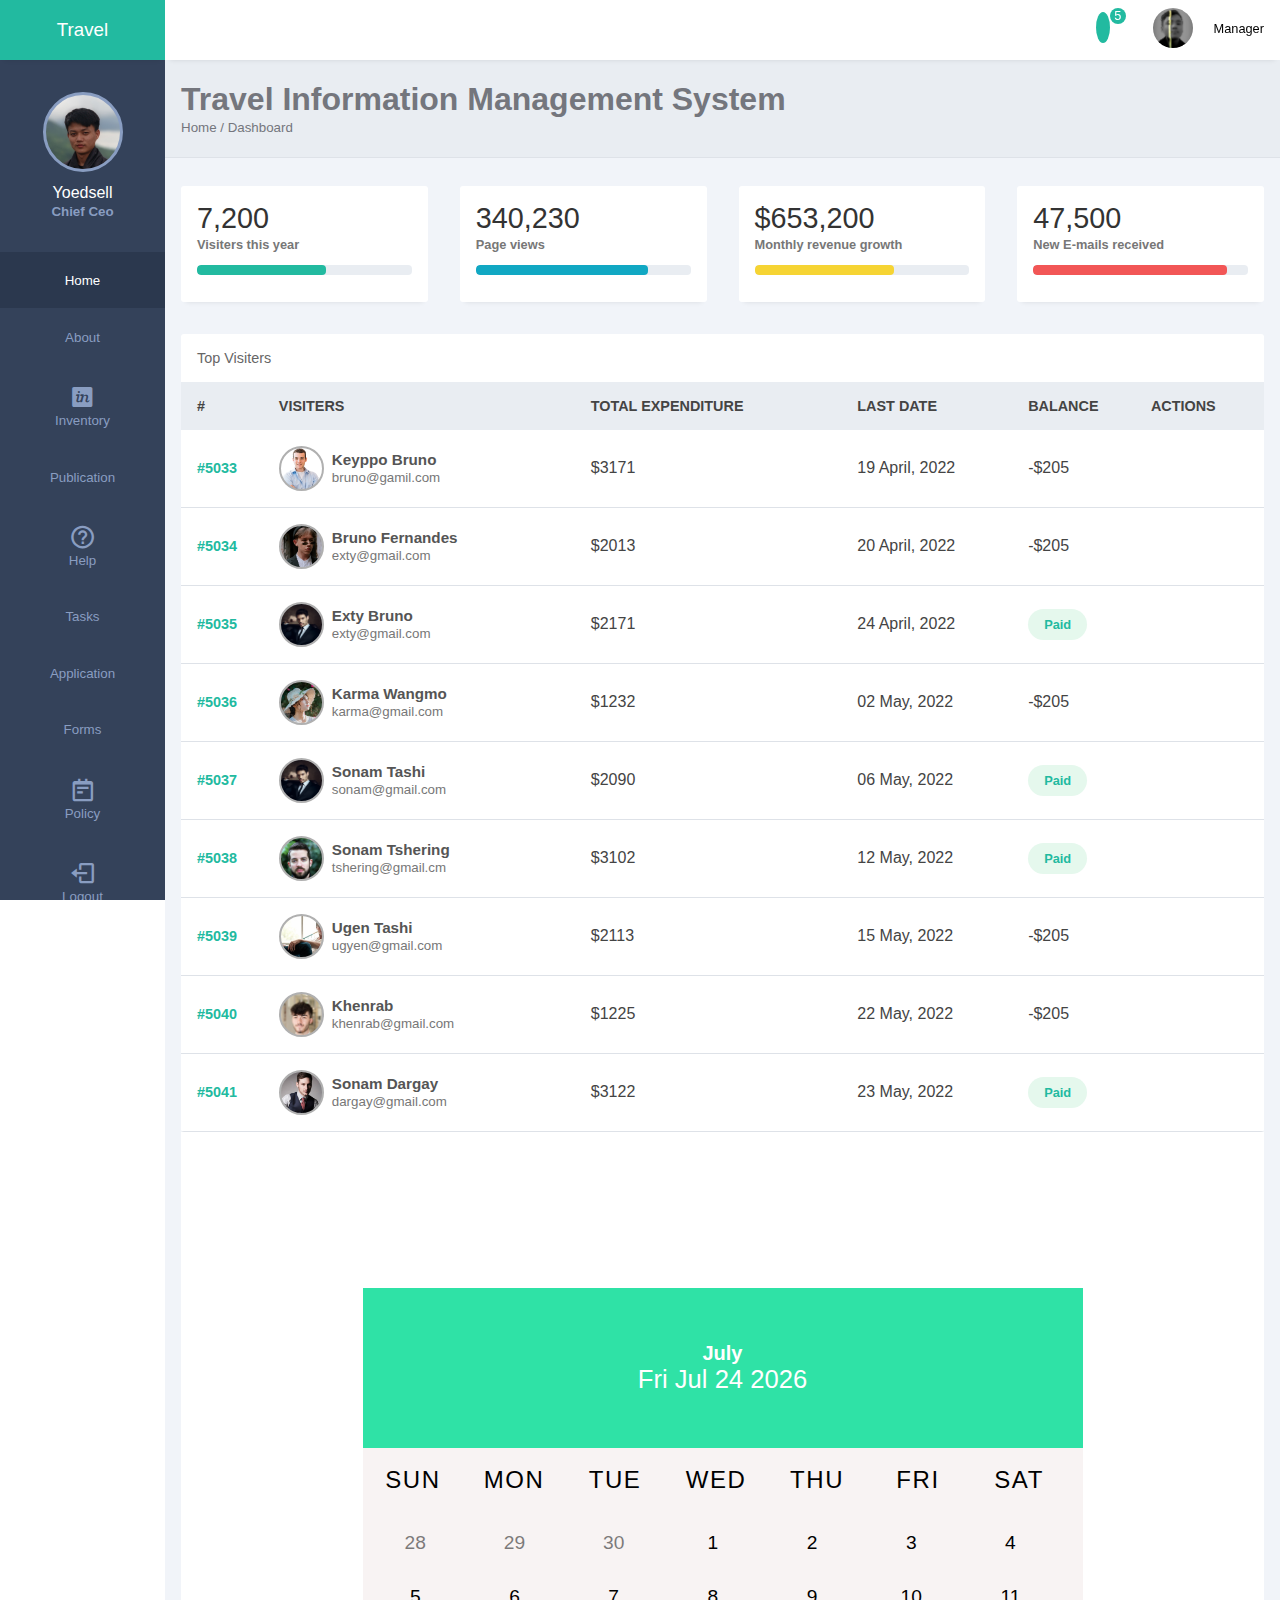
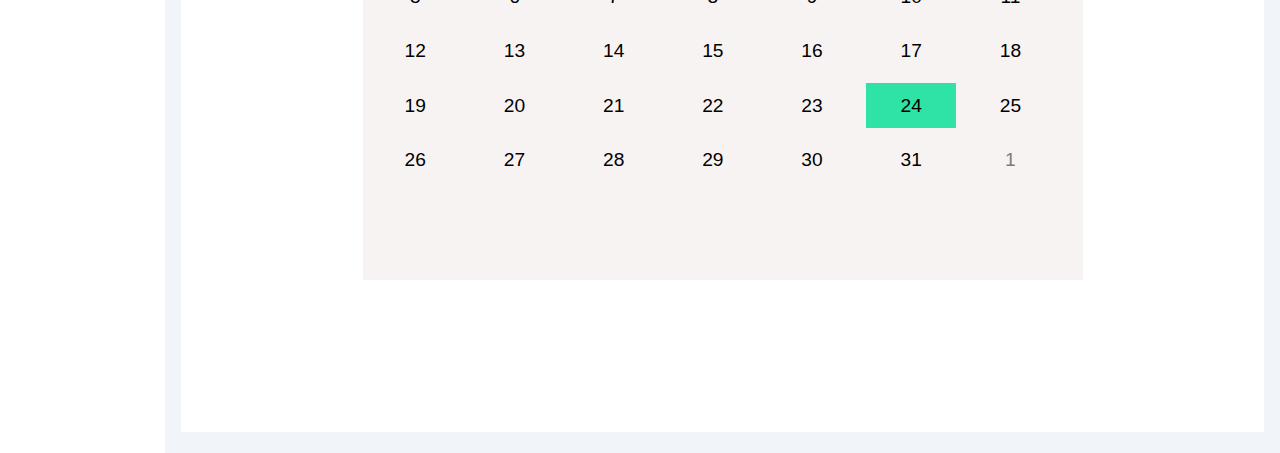
<file: index.html>
<!DOCTYPE html>
<html lang="en">
<head>

    <!-- deployment link -->
    <!-- https://travel-qzrn.onrender.com -->

    <meta charset="UTF-8">
    <meta name="viewport" content="width=device-width,initial-scale=1,maximum-scale=1">
    <title>Admin Dashboard</title>
    <link rel="stylesheet" href="notification.css">
    <link rel="stylesheet" href="calender.css">
    <link rel="stylesheet" href="login.html">
    <link rel="stylesheet" href="style.css">
    <link rel="stylesheet" href="https://maxst.icons8.com/vue-static/landings/line-awesome/line-awesome/1.3.0/css/line-awesome.min.css">
    <link href='https://unpkg.com/boxicons@2.1.4/css/boxicons.min.css' rel='stylesheet'>
</head>
<body>
   <input type="checkbox" id="menu-toggle">
    <div class="sidebar">
        <div class="side-header">
            <h3>T<span>ravel</span></h3>
        </div>
        
        <div class="side-content">
            <div class="profile">
                <div class="profile-img bg-img" style="background-image: url(img/p-8.jpg)"></div>
                <h4>Yoedsell</h4>
                <small>Chief Ceo</small>
            </div>

            <div class="side-menu">
                <ul>
                    <li>
                       <a href="" class="active">
                            <span class="las la-home"></span>
                            <small>Home</small>
                        </a>
                    </li>
                    <li>
                       <a href="about.html" >
                            <span class="las la-user-alt"></span>
                            <small>About</small>
                        </a>
                    </li>
                    <li>
                       <a href="inventory.html">
                            <span class='bx bxl-invision'></span>
                            <small>Inventory</small>
                        </a>
                    </li>
                    <li>
                       <a href="publication.html">
                            <span class="las la-bars"></span>
                            <small>Publication</small>
                        </a>
                    </li>
                    <li>
                       <a href="help.html">
                            <span class='bx bx-help-circle'></span>
                            <small>Help</small>
                        </a>
                    </li>

                    <li>
                       <a href="tour.html">
                            <span class="las la-tasks"></span>
                            <small>Tasks</small>
                        </a>
                    </li>
                    <li>
                        <a href="leave.html">
                             <span class="las la-envelope"></span>
                             <small>Application</small>
                         </a>
                     </li>
                     <li>
                        <a href="promotion.html">
                             <span class='las la-clipboard-list'></span>
                             <small>Forms</small>
                         </a>
                     </li>
                    <li>
                        <a href="policy.html">
                             <span class='bx bx-notepad'></span>
                             <small>Policy</small>
                         </a>
                     </li>
                     <li>
                        <a href="login.html">
                             <span class='bx bx-log-out'></span>
                             <small>Logout</small>
                         </a>
                     </li>
                </ul>
            </div>
        </div>
    </div>
    
    <div class="main-content">
        
        <header>
            <div class="header-content">
                <label for="menu-toggle">
                    <span class="las la-bars"></span>
                </label>
                
                <div class="header-menu">
                    <div class="notify-icon">
                        <div class="icon" onclick="toggleNotifi()">
                        <span class="las la-envelope"></span>
                        <span class="notify">5</span>
                        
                    </div>
                </div>
                    
                    <div class="notifi-box" id="box">
                        <h2>Notifications <span>5</span></h2>
                        <div class="notifi-item">
                            <img src="img/p-1.jpg" alt="img">
                            <div class="text">
                               <h4>Jhon Mahammed</h4>
                               <p>@Jhon123.com</p>
                            </div> 
                        </div>
            
                        <div class="notifi-item">
                            <img src="img/p-2.jpg" alt="img">
                            <div class="text">
                               <h4>Chimmi GD</h4>
                               <p>@chimmi123.com</p>
                            </div> 
                        </div>
            
                        <div class="notifi-item">
                            <img src="img/p-3.jpg" alt="img">
                            <div class="text">
                               <h4>Lungten </h4>
                               <p>@lungten.com</p>
                            </div> 
                        </div>
            
                        <div class="notifi-item">
                            <img src="img/p-4.jpg" alt="img">
                            <div class="text">
                               <h4>Jay Cee</h4>
                               <p>@jaycee.com</p>
                            </div> 
                        </div>
            
                        <div class="notifi-item">
                            <img src="img/p-5.jpeg" alt="img">
                            <div class="text">
                               <h4>Sonam Dema</h4>
                               <p>@sonamdema.com</p>
                            </div> 
                        </div>
            
                    </div>
                    
                    <div class="user">
                        <div class="bg-img" style="background-image: url(img/p-7.jpg)"></div>
                        
                        <span>Manager</span>
                    </div>
                </div>
            </div>
        </header>
        
        
        <main>
            
            <div class="page-header">
                <h1>Travel Information Management System</h1>
                <small>Home / Dashboard</small>
            </div>

            
    <div class="home-content">
        <div class="overview-boxes">
         
            <div class="page-content">
            
                <div class="analytics">

                    <div class="card">
                        <div class="card-head">
                            <h2>7,200</h2>
                            <span class="las la-user-friends"></span>
                        </div>
                        <div class="card-progress">
                            <small>Visiters this year</small>
                            <div class="card-indicator">
                                <div class="indicator one" style="width: 60%"></div>
                            </div>
                        </div>
                    </div>

                    <div class="card">
                        <div class="card-head">
                            <h2>340,230</h2>
                            <span class="las la-eye"></span>
                        </div>
                        <div class="card-progress">
                            <small>Page views</small>
                            <div class="card-indicator">
                                <div class="indicator two" style="width: 80%"></div>
                            </div>
                        </div>
                    </div>

                    <div class="card">
                        <div class="card-head">
                            <h2>$653,200</h2>
                            <span class="las la-shopping-cart"></span>
                        </div>
                        <div class="card-progress">
                            <small>Monthly revenue growth</small>
                            <div class="card-indicator">
                                <div class="indicator three" style="width: 65%"></div>
                            </div>
                        </div>
                    </div>

                    <div class="card">
                        <div class="card-head">
                            <h2>47,500</h2>
                            <span class="las la-envelope"></span>
                        </div>
                        <div class="card-progress">
                            <small>New E-mails received</small>
                            <div class="card-indicator">
                                <div class="indicator four" style="width: 90%"></div>
                            </div>
                        </div>
                    </div>

                </div>


                <div class="records table-responsive">

                    <div class="record-header">
                        <div class="add">
                            <span>Top Visiters</span>
                        </div>
                    </div>

                    <div>
                        <table width="100%">
                            <thead>
                                <tr>
                                    <th>#</th>
                                    <th><span class="las la-sort"></span> VISITERS </th>
                                    <th><span class="las la-sort"></span> TOTAL EXPENDITURE</th>
                                    <th><span class="las la-sort"></span> LAST DATE</th>
                                    <th><span class="las la-sort"></span> BALANCE</th>
                                    <th><span class="las la-sort"></span> ACTIONS</th>
                                </tr>
                            </thead>
                            <tbody>
                                <tr>
                                    <td>#5033</td>
                                    <td>
                                        <div class="client">
                                           <div class="client-img bg-img" style="background-image: url(img/g1.png)"></div>
                                            <div class="client-info">
                                                <h4>Keyppo Bruno</h4>
                                                <small>bruno@gamil.com</small>
                                            </div>
                                        </div>
                                    </td>
                                    <td>
                                        $3171
                                    </td>
                                    <td>
                                        19 April, 2022
                                    </td>
                                    <td>
                                        -$205
                                    </td>
                                    <td>
                                        <div class="actions">
                                            <span class="lab la-telegram-plane"></span>
                                            <span class="las la-eye"></span>
                                            <span class="las la-ellipsis-v"></span>
                                        </div>
                                    </td>
                                </tr>
                                <tr>
                                    <td>#5034</td>
                                    <td>
                                        <div class="client">
                                           <div class="client-img bg-img" style="background-image: url(img/1.jpeg)"></div>
                                            <div class="client-info">
                                                <h4>Bruno Fernandes</h4>
                                                <small>exty@gmail.com</small>
                                            </div>
                                        </div>
                                    </td>
                                    <td>
                                        $2013
                                    </td>
                                    <td>
                                        20 April, 2022
                                    </td>
                                    <td>
                                        -$205
                                    </td>
                                    <td>
                                        <div class="actions">
                                            <span class="lab la-telegram-plane"></span>
                                            <span class="las la-eye"></span>
                                            <span class="las la-ellipsis-v"></span>
                                        </div>
                                    </td>
                                </tr>
                                <tr>
                                    <td>#5035</td>
                                    <td>
                                        <div class="client">
                                           <div class="client-img bg-img" style="background-image: url(img/g3.jpg)"></div>
                                            <div class="client-info">
                                                <h4>Exty Bruno</h4>
                                                <small>exty@gmail.com</small>
                                            </div>
                                        </div>
                                    </td>
                                    <td>
                                        $2171
                                    </td>
                                    <td>
                                        24 April, 2022
                                    </td>
                                    <td>
                                        <span class="paid">Paid</span>
                                    </td>
                                    <td>
                                        <div class="actions">
                                            <span class="lab la-telegram-plane"></span>
                                            <span class="las la-eye"></span>
                                            <span class="las la-ellipsis-v"></span>
                                        </div>
                                    </td>
                                </tr>
                                <tr>
                                    <td>#5036</td>
                                    <td>
                                        <div class="client">
                                           <div class="client-img bg-img" style="background-image: url(img/3.jpeg)"></div>
                                            <div class="client-info">
                                                <h4>Karma Wangmo</h4>
                                                <small>karma@gmail.com</small>
                                            </div>
                                        </div>
                                    </td>
                                    <td>
                                        $1232
                                    </td>
                                    <td>
                                        02 May, 2022
                                    </td>
                                    <td>
                                        -$205
                                    </td>
                                    <td>
                                        <div class="actions">
                                            <span class="lab la-telegram-plane"></span>
                                            <span class="las la-eye"></span>
                                            <span class="las la-ellipsis-v"></span>
                                        </div>
                                    </td>
                                </tr>
                                <tr>
                                    <td>#5037</td>
                                    <td>
                                        <div class="client">
                                           <div class="client-img bg-img" style="background-image: url(img/g3.jpg)"></div>
                                            <div class="client-info">
                                                <h4>Sonam Tashi</h4>
                                                <small>sonam@gmail.com</small>
                                            </div>
                                        </div>
                                    </td>
                                    <td>
                                        $2090
                                    </td>
                                    <td>
                                        06 May, 2022
                                    </td>
                                    <td>
                                        <span class="paid">Paid</span>
                                    </td>
                                    <td>
                                        <div class="actions">
                                            <span class="lab la-telegram-plane"></span>
                                            <span class="las la-eye"></span>
                                            <span class="las la-ellipsis-v"></span>
                                        </div>
                                    </td>
                                </tr>
                                <tr>
                                    <td>#5038</td>
                                    <td>
                                        <div class="client">
                                           <div class="client-img bg-img" style="background-image: url(img/g4.jpg)"></div>
                                            <div class="client-info">
                                                <h4>Sonam Tshering</h4>
                                                <small>tshering@gmail.cm</small>
                                            </div>
                                        </div>
                                    </td>
                                    <td>
                                        $3102
                                    </td>
                                    <td>
                                        12 May, 2022
                                    </td>
                                    <td>
                                        <span class="paid">Paid</span>
                                    </td>
                                    <td>
                                        <div class="actions">
                                            <span class="lab la-telegram-plane"></span>
                                            <span class="las la-eye"></span>
                                            <span class="las la-ellipsis-v"></span>
                                        </div>
                                    </td>
                                </tr>
                                <tr>
                                    <td>#5039</td>
                                    <td>
                                        <div class="client">
                                           <div class="client-img bg-img" style="background-image: url(img/g11.jpeg)"></div>
                                            <div class="client-info">
                                                <h4>Ugen Tashi</h4>
                                                <small>ugyen@gmail.com</small>
                                            </div>
                                        </div>
                                    </td>
                                    <td>
                                        $2113
                                    </td>
                                    <td>
                                        15 May, 2022
                                    </td>
                                    <td>
                                        -$205
                                    </td>
                                    <td>
                                        <div class="actions">
                                            <span class="lab la-telegram-plane"></span>
                                            <span class="las la-eye"></span>
                                            <span class="las la-ellipsis-v"></span>
                                        </div>
                                    </td>
                                </tr>
                                <tr>
                                    <td>#5040</td>
                                    <td>
                                        <div class="client">
                                           <div class="client-img bg-img" style="background-image: url(img/g12.jpeg)"></div>
                                            <div class="client-info">
                                                <h4>Khenrab</h4>
                                                <small>khenrab@gmail.com</small>
                                            </div>
                                        </div>
                                    </td>
                                    <td>
                                        $1225
                                    </td>
                                    <td>
                                        22 May, 2022
                                    </td>
                                    <td>
                                        -$205
                                    </td>
                                    <td>
                                        <div class="actions">
                                            <span class="lab la-telegram-plane"></span>
                                            <span class="las la-eye"></span>
                                            <span class="las la-ellipsis-v"></span>
                                        </div>
                                    </td>
                                </tr>
                                <tr>
                                    <td>#5041</td>
                                    <td>
                                        <div class="client">
                                           <div class="client-img bg-img" style="background-image: url(img/g14.jpeg)"></div>
                                            <div class="client-info">
                                                <h4>Sonam Dargay</h4>
                                                <small>dargay@gmail.com</small>
                                            </div>
                                        </div>
                                    </td>
                                    <td>
                                        $3122
                                    </td>
                                    <td>
                                        23 May, 2022
                                    </td>
                                    <td>
                                        <span class="paid">Paid</span>
                                    </td>
                                    <td>
                                        <div class="actions">
                                            <span class="lab la-telegram-plane"></span>
                                            <span class="las la-eye"></span>
                                            <span class="las la-ellipsis-v"></span>
                                        </div>
                                    </td>
                                </tr>
                                
                            </tbody>
                        </table>
                    </div>

                </div>

                <div class="container">
                    
                      <div class="calendar">
                        <div class="input-group d-sm-flex">
                          </div>
                        <div class="month">
                            <i class="fas fa-angle-left prev"></i>
                            <div class="date">
                                <h1></h1>
                                <p></p>
                            </div>
                            <i class="fas fa-angle-right next"></i>
                        </div>
                        <div class="weekdays">
                            <div>SUN</div>
                            <div>MON</div>
                            <div>TUE</div>
                            <div>WED</div>
                            <div>THU</div>
                            <div>FRI</div>
                            <div>SAT</div>
                        </div>
                        <div class="days" onclick="document.getElementById('myModal').style.display='block'">
                        </div>
                    </div>
                </div>
            
            </div>
            
        </main>
        
    </div>
    <script src="calender.js"></script>
    <script src="notification.js"></script>

</body>
</html>
</file>
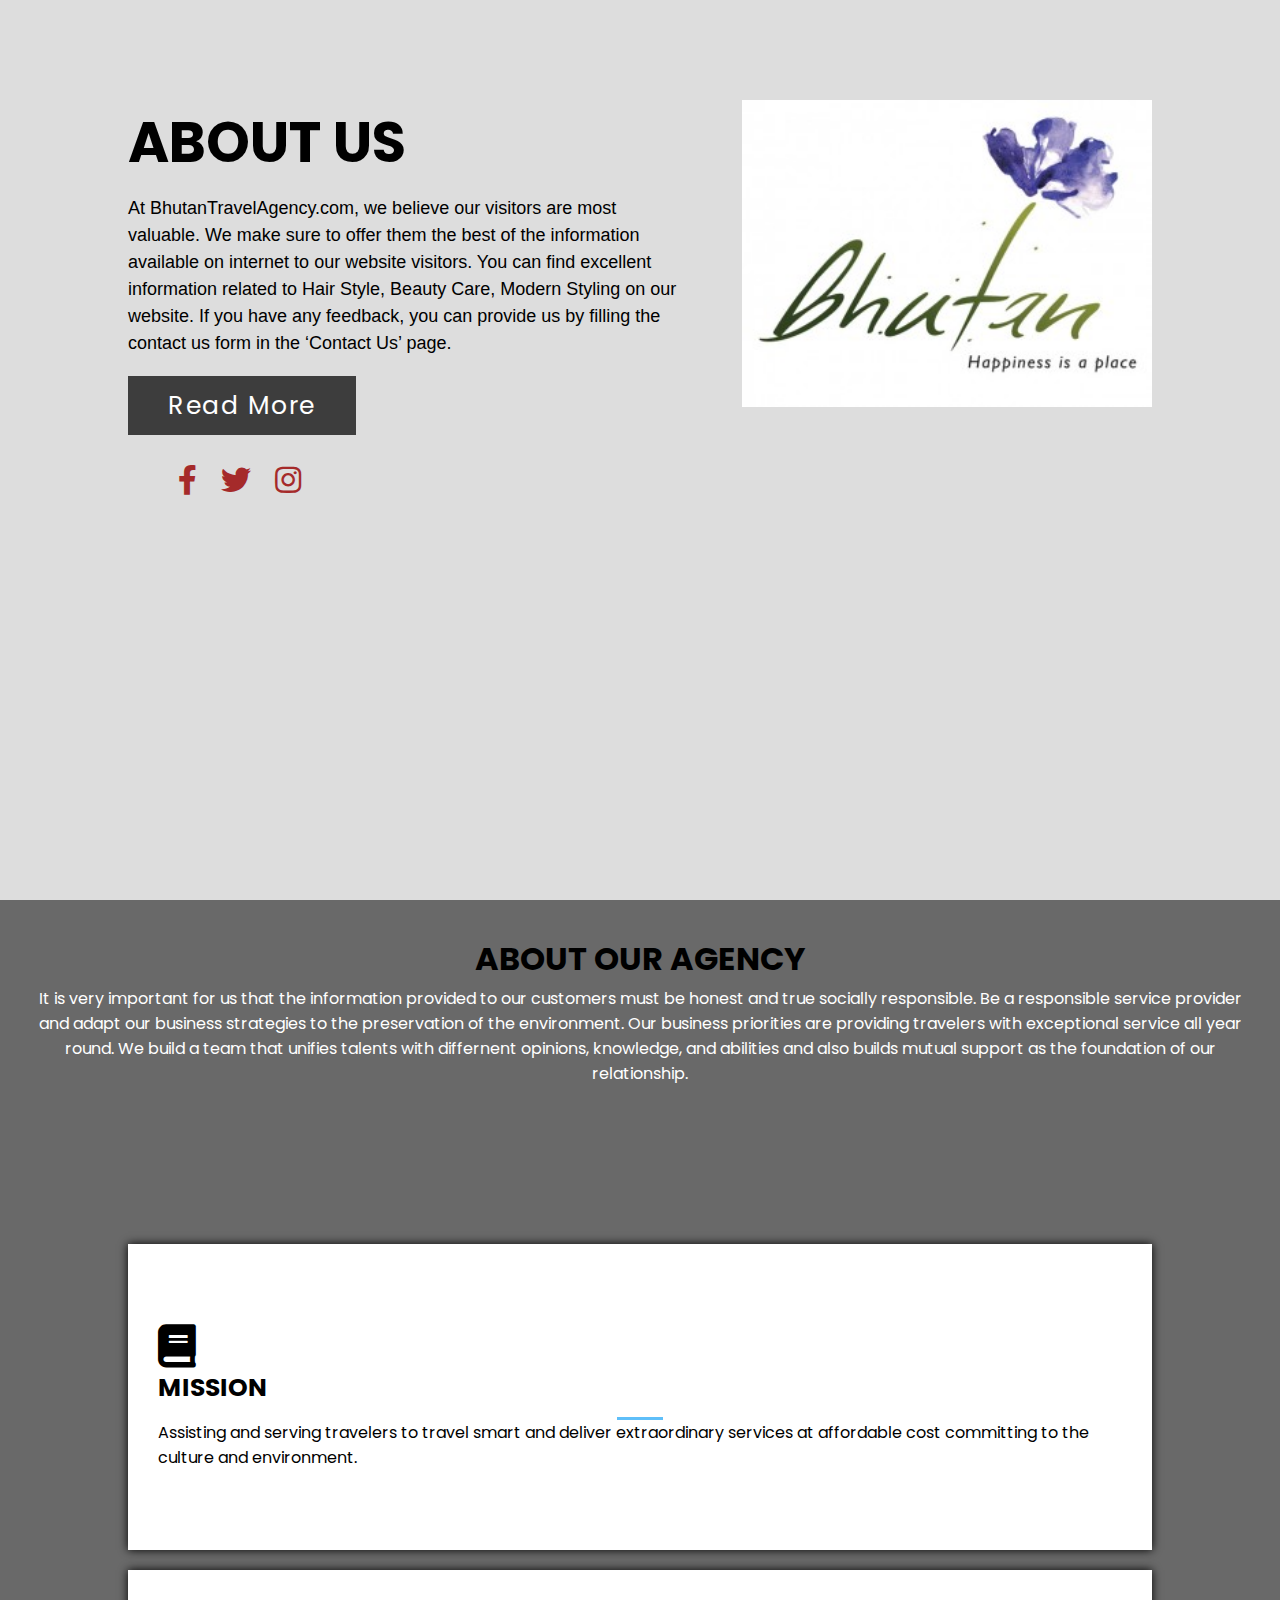
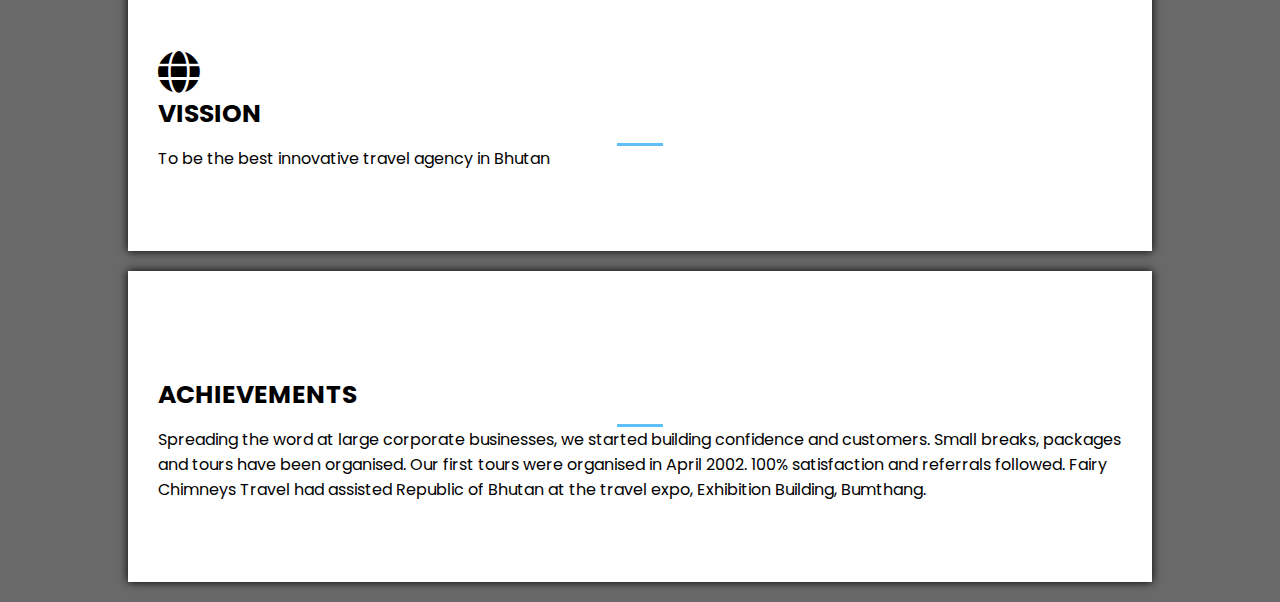
<file: about.html>
<!DOCTYPE html>
<html>
<head>
	<title>About Us</title>
	<meta charset="utf-8">
	<meta name="viewport" content="width=device-width, initial-scale=1.0">
	<link rel="stylesheet" href="https://pro.fontawesome.com/releases/v5.10.0/css/all.css">
	<link rel="stylesheet" type="text/css" href="about.css">
    <link href="https://fonts.googleapis.com/css?family=Raleway:100,200,300,400,500,600,700&display=swap" rel="stylesheet">
    <link href="https://fonts.googleapis.com/css?family=Open+Sans:300,400,600,700&display=swap" rel="stylesheet">
     
</head>	
<body>
	<div class="section">
		<div class="container">
			<div class="content-section">
				<div class="title">
					<h1>About Us</h1>
				</div>
				<div class="content">
					<p>At BhutanTravelAgency.com, we believe our visitors are most valuable.

						We make sure to offer them the best of the information available on internet to our website visitors.
						
						You can find excellent information related to Hair Style, Beauty Care, Modern Styling on our website.
						
						If you have any feedback, you can provide us by filling the contact us form in the ‘Contact Us’ page.</p>
					<div class="button">
						<a href="">Read More</a>
					</div>
				</div>
				<div class="social">
					<a href=""><i class="fab fa-facebook-f"></i></a>
					<a href=""><i class="fab fa-twitter"></i></a>
					<a href=""><i class="fab fa-instagram"></i></a>
				</div>
			</div>
			<div class="image-section">
				<img src="img/travel.jpeg">
			</div>
		</div>
	</div>

	
	<section id="ABOUT">
		<div class="about-1">
			<h1> ABOUT OUR AGENCY </h1>
			<P>It is very important for us that the information provided to our customers must be honest and true
				socially responsible.
				Be a responsible service provider and adapt our business strategies to the preservation of the environment.
                Our business priorities are providing travelers with exceptional service all year round.
				We build a team that unifies talents with differnent opinions, knowledge, and abilities and also builds 
				mutual support as the foundation of our relationship. </P>
		</div>
		<div id="about-2">
		<div class="content-box-lg">
			<div class="container">
				<div class="row">
					<div class="col-md-4">
					   <div class="about-item text-center">
						<i class="fa fa-book"></i>
						<h3>MISSION</h3>
						<hr>
						<p>Assisting and serving travelers to travel smart and deliver extraordinary services at affordable cost
							committing to the culture and environment.  </p>
						</div>
					</div>
					<div class="col-md-4">
					   <div class="about-item text-center">
						<i class="fa fa-globe"></i>
						<h3>VISSION</h3>
						<hr>
						<p> To be the best innovative travel agency in Bhutan  </p>
						</div>
					</div>
					<div class="col-md-4">
					   <div class="about-item text-center">
						<i class="fa fa-pencil"></i>
						<h3>ACHIEVEMENTS</h3>
						<hr>
						<p> Spreading the word at large corporate businesses, we started building confidence and customers. 
							Small breaks, packages and tours have been organised. Our first tours were organised in April 2002. 100% satisfaction and referrals followed. 
							Fairy Chimneys Travel had assisted Republic of Bhutan at the travel expo, Exhibition Building, Bumthang. </p>
						</div>
					 </div>
				 </div>
			   </div>
			</div>
		 </div>   
	</section>
	
</body>
</html>
</file>
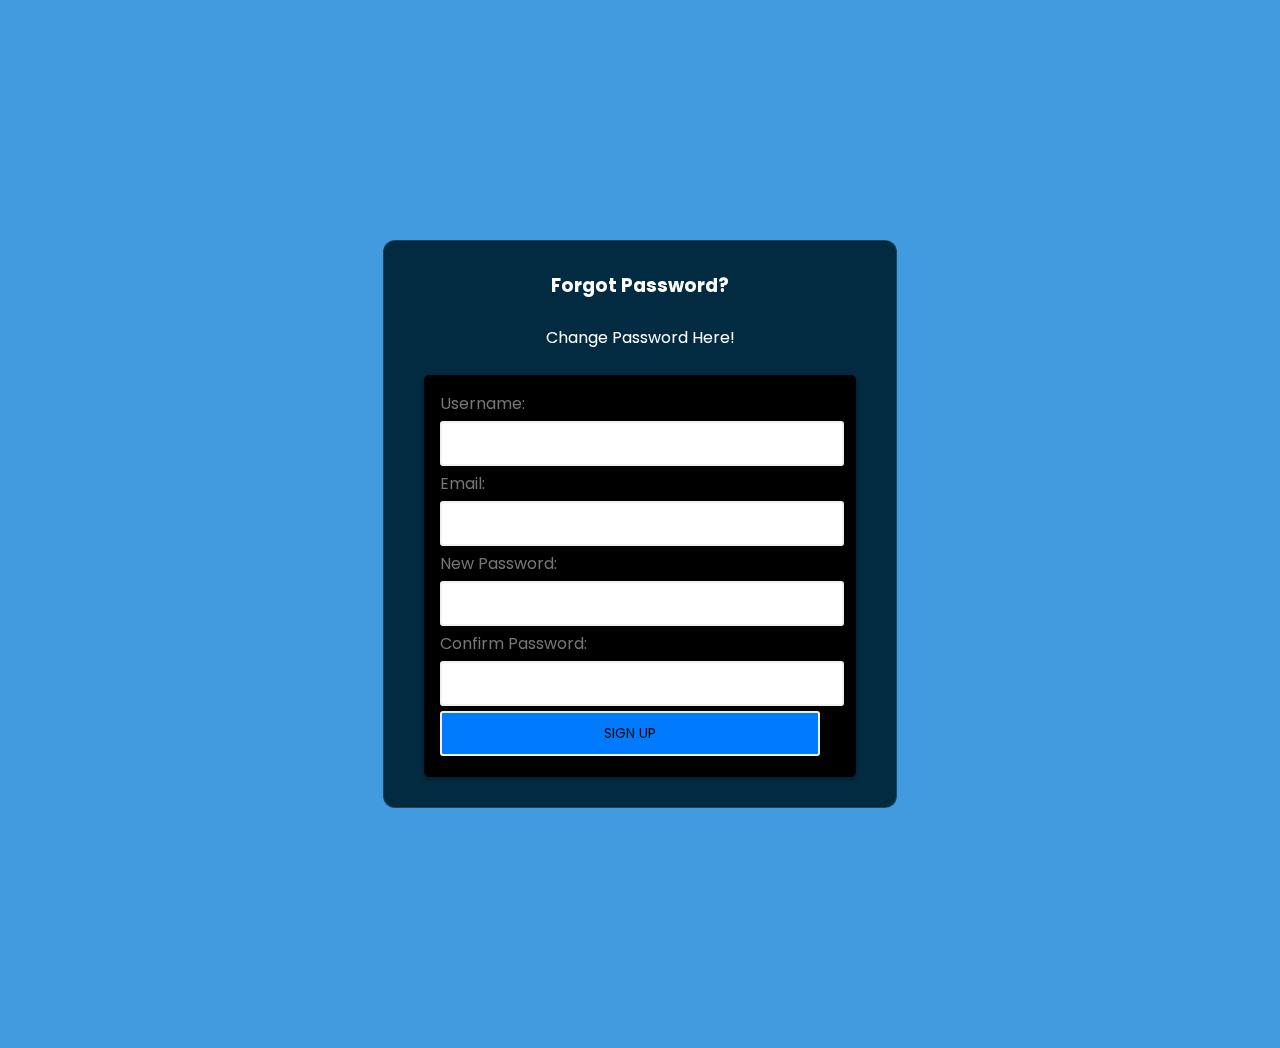
<file: forgotpassword.html>
<!DOCTYPE html>
<html lang="en">
<head>
    <meta charset="UTF-8">
    <meta http-equiv="X-UA-Compatible" content="IE=edge">
    <meta name="viewport" content="width=device-width, initial-scale=1.0">
    <title>Change Password</title>
    <link rel="stylesheet" href="https://cdnjs.cloudflare.com/ajax/libs/font-awesome/5.15.1/css/all.min.css"
    integrity="sha512-+4zCK9k+qNFUR5X+cKL9EIR+ZOhtIloNl9GIKS57V1MyNsYpYcUrUeQc9vNfzsWfV28IaLL3i96P9sdNyeRssA=="
    crossorigin="anonymous" />
    <link href="https://fonts.googleapis.com/css2?family=Poppins&display=swap" rel="stylesheet">
    <link rel="stylesheet" href="forgotpassword.css">
</head>
<body>
    <div class="card">
        <p class="lock-icon">
            <a href="index.html"><i class="fas fa-lock"></a></i></p>
            <h3>Forgot Password?</h3>
            <br>
            <p>Change Password Here!</p>
            <br>
        <div class="container">
            <form id="signup" class="form">
                <div class="form-field">
                    <label for="username">Username:</label>
                    <input type="text" name="username" id="username"  autocomplete="off">
                    <small></small>
                </div>
     
                <div class="form-field">
                    <label for="email">Email:</label>
                    <input type="text" name="email" id="email" autocomplete="off">
                    <small></small>
                </div>
     
                <div class="form-field">
                    <label for="password">New Password:</label>
                    <input type="password" name="password" id="password" autocomplete="off">
                    <small></small>
                </div>
     
                <div class="form-field">
                    <label for="confirm-password">Confirm Password:</label>
                    <input type="password" name="confirm-password" id="confirm-password" autocomplete="off">
                    <small></small>
                </div>
     
                <div class="form-field ">
                    <input  class="btn" type="submit" value="Sign Up">
                </div>
            </form>
        </div>
        <script src="forgotpassword.js"></script>
    </div> 
</body>
</html>
</file>
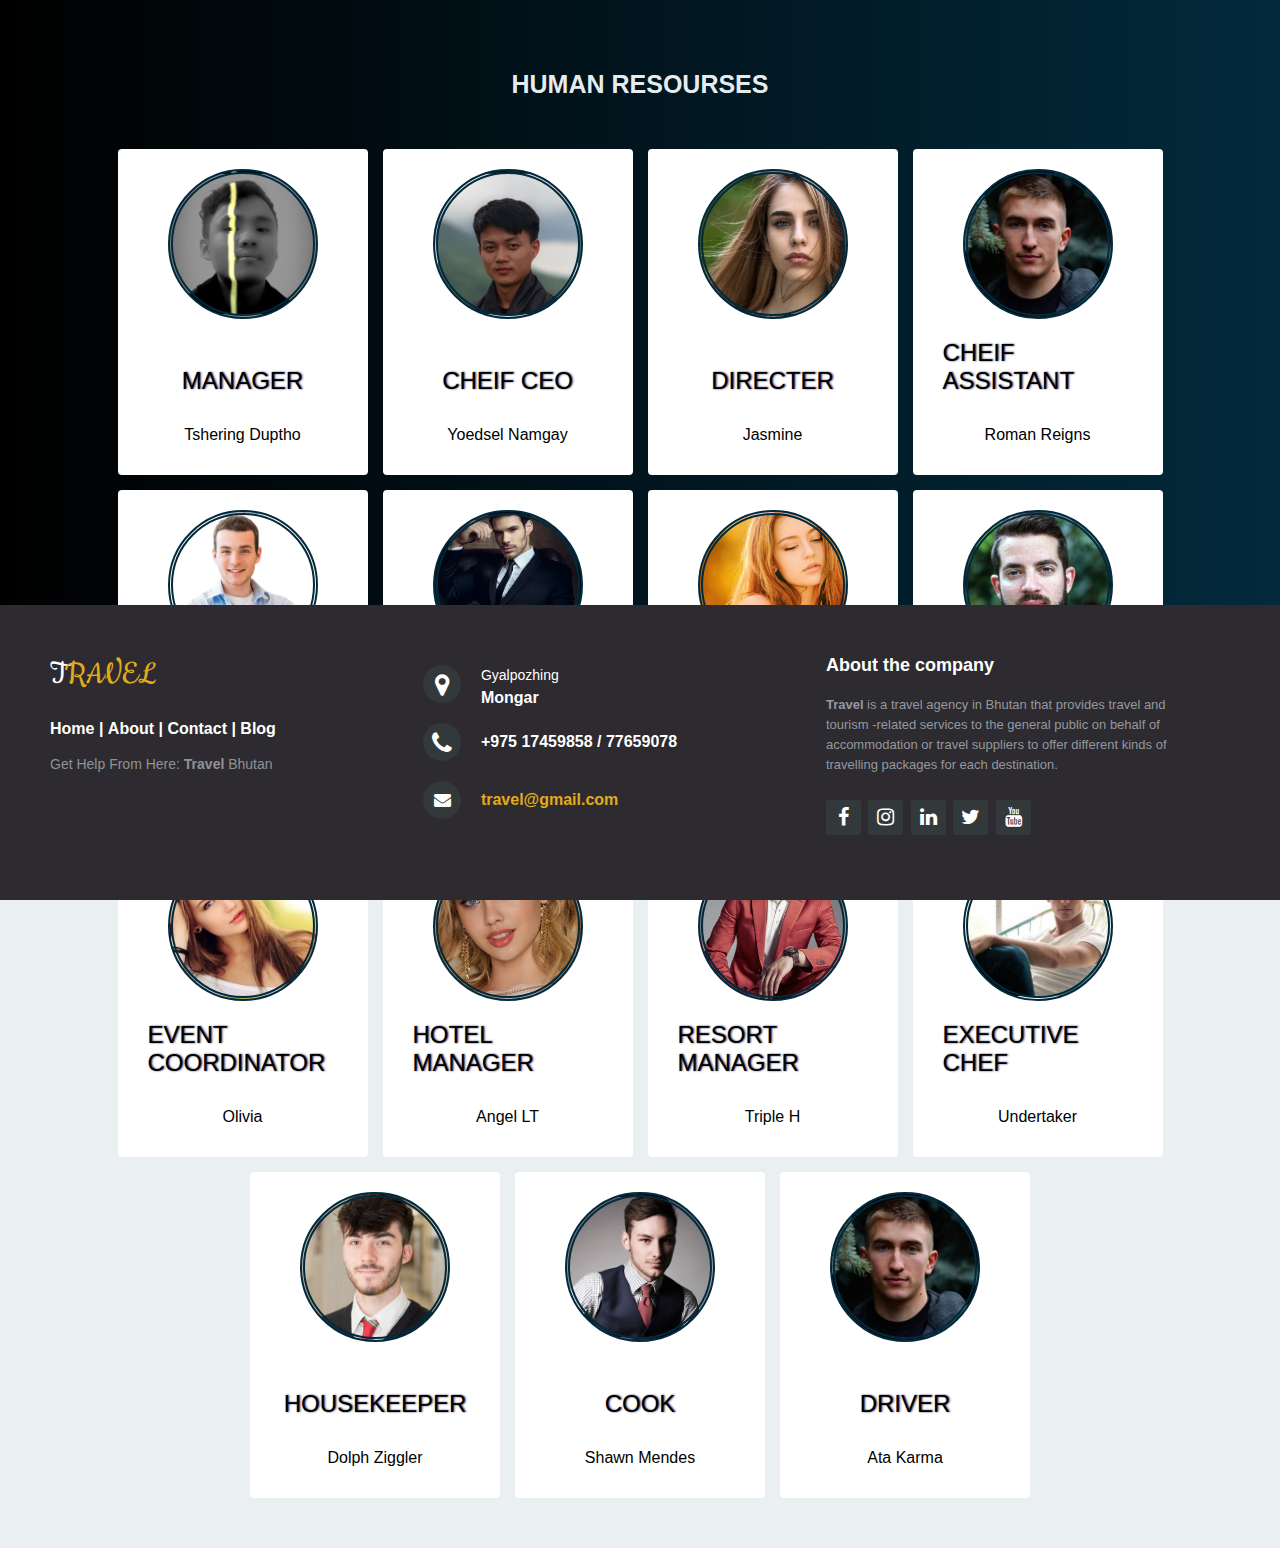
<file: help.html>
<!DOCTYPE html>
<html lang="en">
<head>
    <meta charset="UTF-8">
    <meta http-equiv="X-UA-Compatible" content="IE=edge">
    <meta name="viewport" content="width=device-width, initial-scale=1.0">
    <title>Help</title>
    <link rel="stylesheet" href="http://maxcdn.bootstrapcdn.com/font-awesome/4.2.0/css/font-awesome.min.css">
    <link href="http://fonts.googleapis.com/css?family=Cookie" rel="stylesheet " type="text/css">
    <link rel="stylesheet" href="help.css">
    <link rel="stylesheet" href="footer.css">
</head>
<body>
    <div class="text">Human Resourses</div>
    <div class="card-container">   
        <div class="card">
            <div class="card-image"></div>
            <div class="card-title"> <br> Manager</div>
            <div class="card-text">
                Tshering Duptho
            </div>
        </div>
        <div class="card">
            <div class="card-image"></div>
            <div class="card-title"><br> Cheif Ceo</div>
            <div class="card-text">
                Yoedsel Namgay
            </div>
        </div>
        <div class="card">
            <div class="card-image"></div>
            <div class="card-title"><br> Directer</div>
            <div class="card-text">
               Jasmine
            </div>
        </div>
        <div class="card">
            <div class="card-image"></div>
            <div class="card-title">Cheif Assistant</div>
            <div class="card-text">
                Roman Reigns
            </div>
        </div>
        <div class="card">
            <div class="card-image"></div>
            <div class="card-title">Travel manager</div>
            <div class="card-text">
               Seth Rollins
            </div>
        </div>
        <div class="card">
            <div class="card-image"></div>
            <div class="card-title">Flight Attendent</div>
            <div class="card-text">
               Conor Mac
            </div>
        </div>
        <div class="card">
            <div class="card-image"></div>
            <div class="card-title"><br> Tourist Guide</div>
            <div class="card-text">
               Jessica
            </div>
        </div>
        <div class="card">
            <div class="card-image"></div>
            <div class="card-title"><br> Spa Manager</div>
            <div class="card-text">
              Sheeren Ed
            </div>
        </div>
        <div class="card">
            <div class="card-image"></div>
            <div class="card-title">Event Coordinator</div>
            <div class="card-text">
               Olivia
            </div>
        </div>
        <div class="card">
            <div class="card-image"></div>
            <div class="card-title">Hotel Manager</div>
            <div class="card-text">
               Angel LT
            </div>
        </div>
        <div class="card">
            <div class="card-image"></div>
            <div class="card-title">Resort Manager</div>
            <div class="card-text">
               Triple H
            </div>
        </div>
        <div class="card">
            <div class="card-image"></div>
            <div class="card-title">Executive chef</div>
            <div class="card-text">
                Undertaker
            </div>
        </div>
        <div class="card">
            <div class="card-image"></div>
            <div class="card-title"><br> Housekeeper</div>
            <div class="card-text">
               Dolph Ziggler
            </div>
        </div>
        <div class="card">
            <div class="card-image"></div>
            <div class="card-title"><br> cook</div>
            <div class="card-text">
                Shawn Mendes
            </div>
        </div>
        <div class="card">
            <div class="card-image"></div>
            <div class="card-title"><br> Driver</div>
            <div class="card-text">
               Ata Karma
        </div>
    </div>

    

    <footer class="footer-distributed">
        

        <div class="footer-left">
            <h3>T<span>RAVEL</span></h3>

            <p class="footer-links">
                <a href="#">Home</a>
                |
                <a href="#">About</a>
                |
                <a href="#">Contact</a>
                |
                <a href="#">Blog</a>
            </p>

            <p class="footer-company-name">Get Help From Here: <strong>Travel</strong> Bhutan </p>
        </div>

        <div class="footer-center">
            <div>
                <i class="fa fa-map-marker"></i>
                <p><span>Gyalpozhing</span>
                    Mongar</p>
            </div>

            <div>
                <i class="fa fa-phone"></i>
                <p>+975 17459858 / 77659078</p>
            </div>
            <div>
                <i class="fa fa-envelope"></i>
                <p><a href="mailto:sagar00001.co@gmail.com">travel@gmail.com</a></p>
            </div>
        </div>
        <div class="footer-right">
            <p class="footer-company-about">
                <span>About the company</span>
                <strong>Travel</strong> is a travel agency in Bhutan that provides travel  
                and tourism -related services to the general public on behalf of accommodation or travel suppliers 
                to offer different kinds of travelling packages for each destination.
            </p>
            <div class="footer-icons">
                <a href="#"><i class="fa fa-facebook"></i></a>
                <a href="#"><i class="fa fa-instagram"></i></a>
                <a href="#"><i class="fa fa-linkedin"></i></a>
                <a href="#"><i class="fa fa-twitter"></i></a>
                <a href="#"><i class="fa fa-youtube"></i></a>
            </div>
        </div>
    </footer>

</body>
</html>
</file>
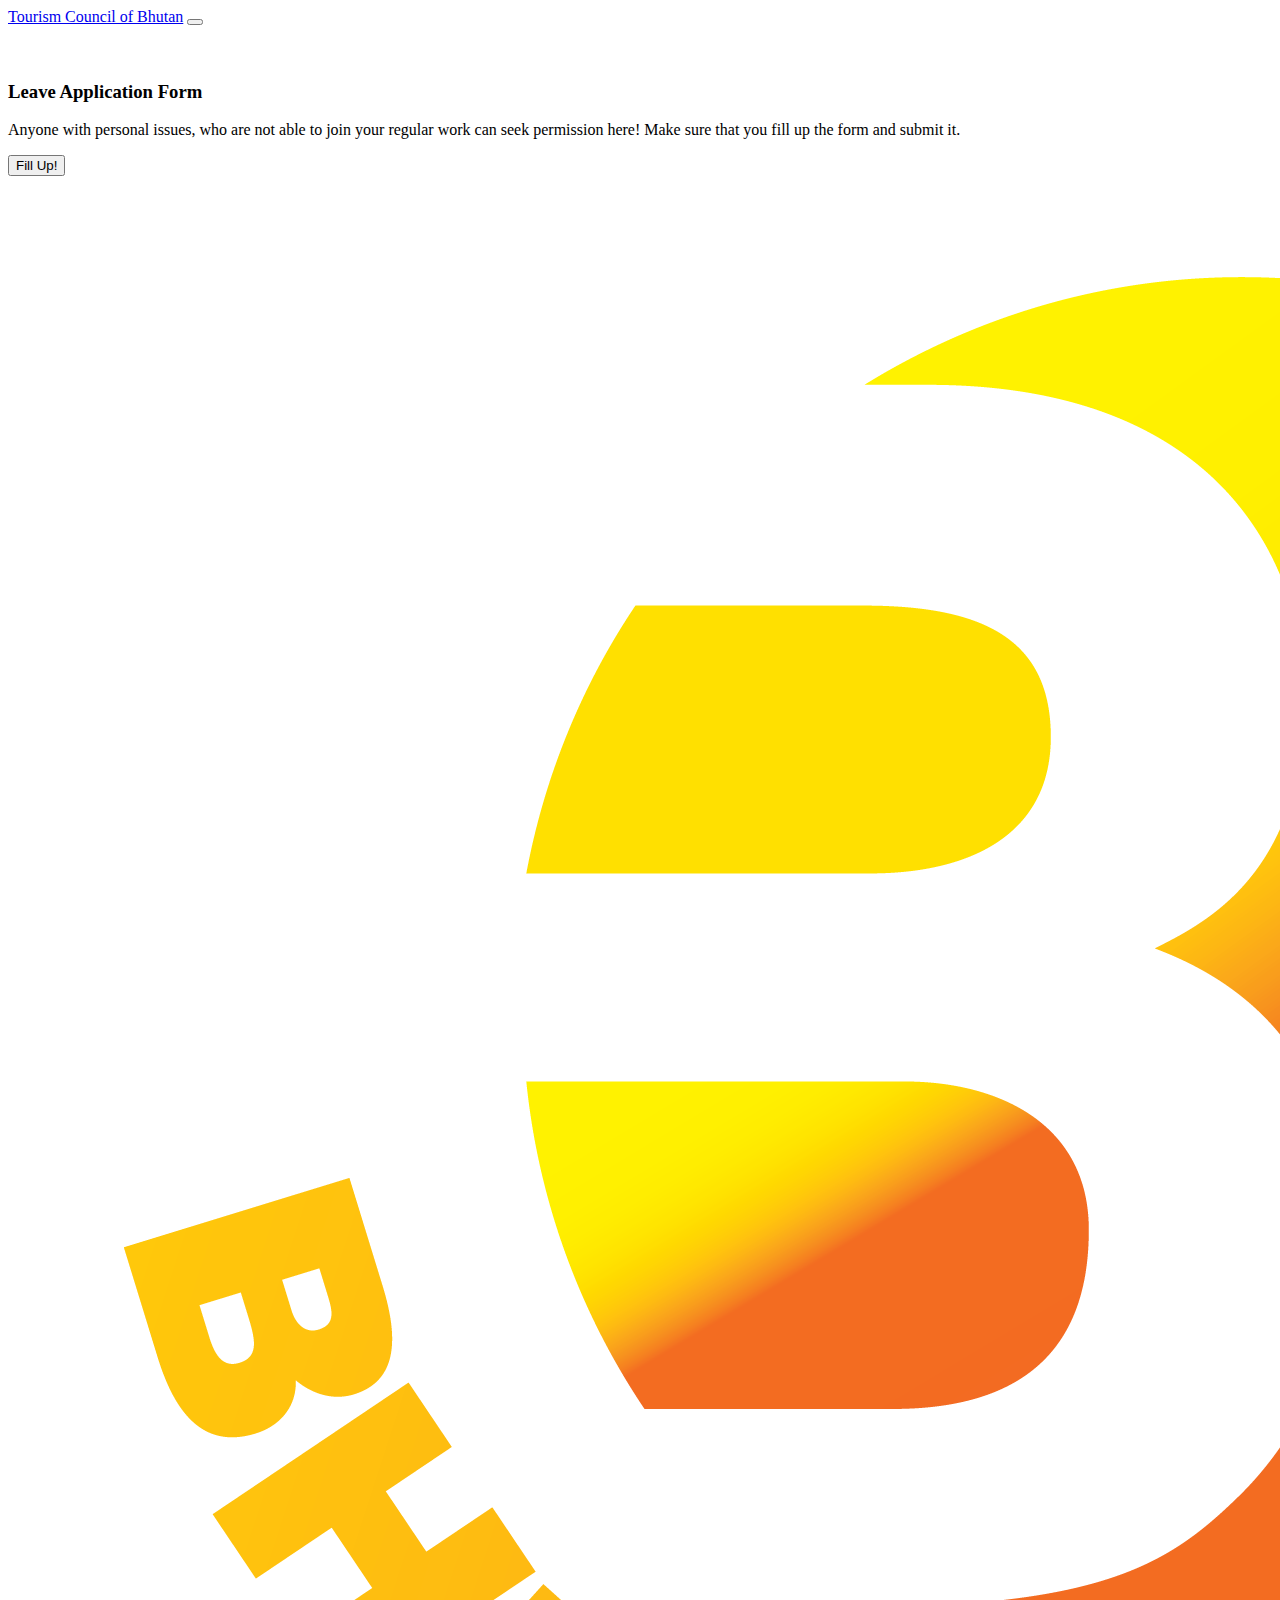
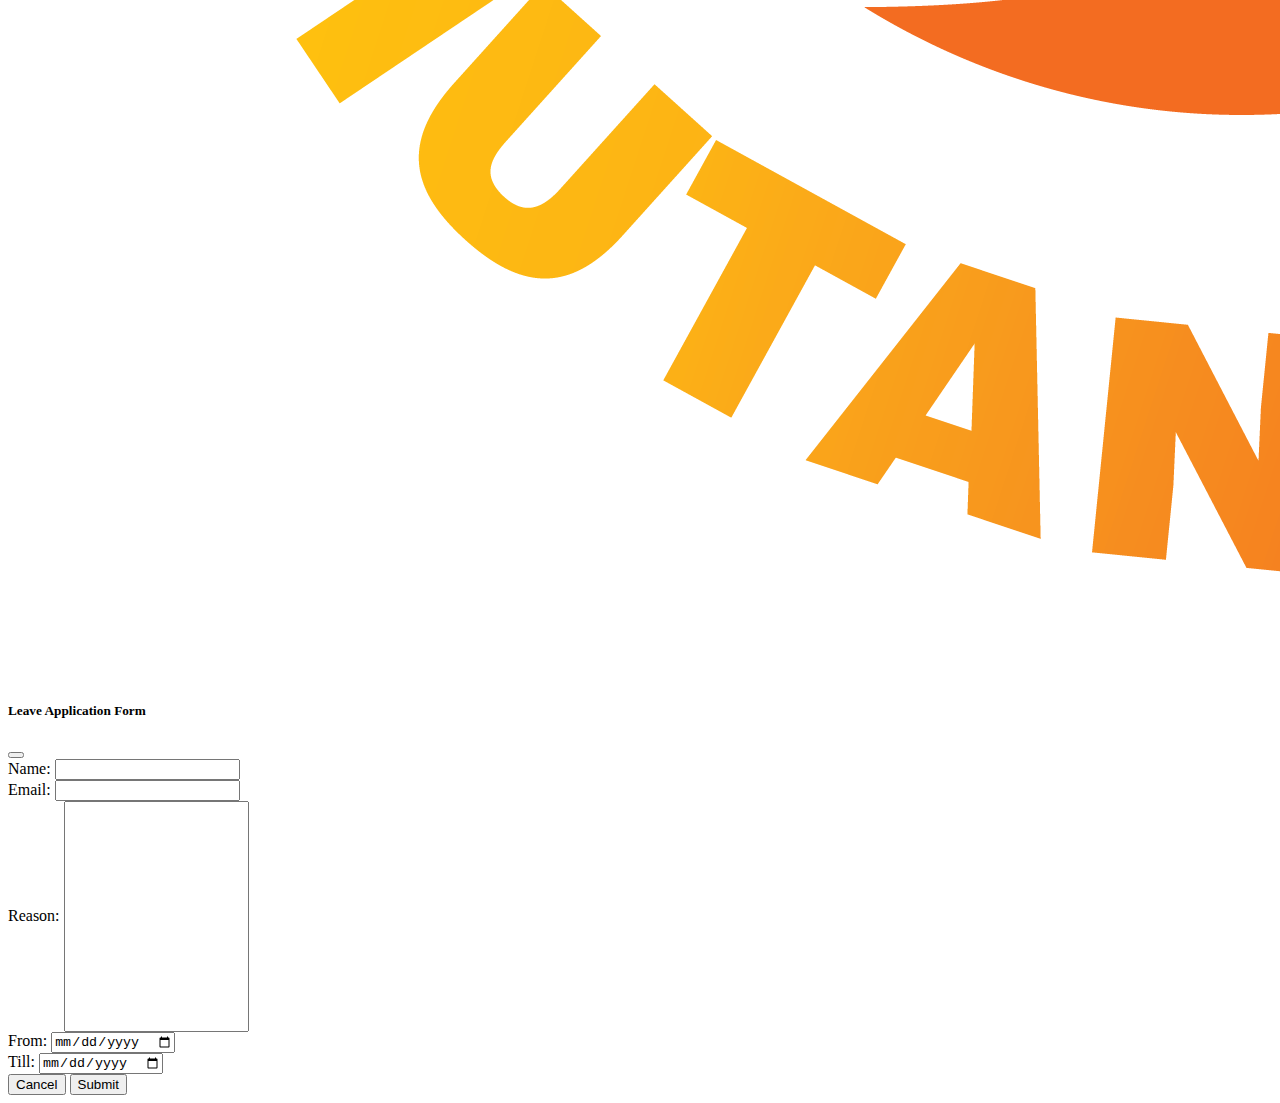
<file: leave.html>
<!DOCTYPE html>
<html lang="en">
<head>
    <meta charset="UTF-8">
    <meta http-equiv="X-UA-Compatible" content="IE=edge">
    <!-- <link rel="stylesheet" href="promotion.css"> -->
    <meta name="viewport" content="width=device-width, initial-scale=1.0">
    <link href="https://cdn.jsdelivr.net/npm/bootstrap@5.2.2/dist/css/bootstrap.min.css" rel="stylesheet" 
    integrity="sha384-Zenh87qX5JnK2Jl0vWa8Ck2rdkQ2Bzep5IDxbcnCeuOxjzrPF/et3URy9Bv1WTRi" crossorigin="anonymous">
    <script src="https://cdn.jsdelivr.net/npm/bootstrap@5.2.2/dist/js/bootstrap.bundle.min.js" 
    integrity="sha384-OERcA2EqjJCMA+/3y+gxIOqMEjwtxJY7qPCqsdltbNJuaOe923+mo//f6V8Qbsw3" crossorigin="anonymous"></script> 
    <title>Leave Application Form</title>
</head>
<body>
    <nav class="navbar navbar-expand-md bg-primary bg-gradient navbar-dark fixed-top">
        <div class="container">
            <a href="#" class="navbar-brand">Tourism Council of Bhutan</a>
    <button class="navbar-toggler" type="button" data-bs-toggle="collapse" data-bs-target="#menu">
        <span class="navbar-toggler-icon"></span>
    </button>      
        </div>
    </nav>
    <br> <br>
    <section class="bg-dark text-light p-5 text-start text-lg-center">
        <div class="container">
            <div class="d-sm-flex align-items-center justify-content-between mt3">
                <div>
                    <h3>Leave Application Form</h3>
                    <p class="lead">
                        Anyone with personal issues, who are not able to join your regular work can seek permission here!
                        Make sure that you fill up the form and submit it.
                    </p>
                    <button class="btn btn-primary btn-lg" data-bs-toggle="modal"
                    data-bs-target="#apply">Fill Up!</button>
                </div>
                <img class="img-fluid w-50 d-none d-sm-block mx-4" src="img/Logo.png" alt="">
            </div>
        </div>
    </section>
    <div class="modal fade" id="apply" tabindex="-1" aria-labelledby="exampleModal" aria-hidden="true">
        <div class="modal-dialog">
        <div class="modal-content">
            <div class="modal-header">
            <h5 class="modal-title" id="exampleModalLabel">Leave Application Form</h5>
            <button type="button" class="btn-close" data-bs-dismiss="modal" aria-label="Close"></button>
            </div>
            <div class="modal-body">
                <form action="#">
                    <div class="mb-3">
                        <label for="name" class="col-form-label">Name:</label>
                        <input type="text" class="form-control" id="name">
                    </div>
                    <div class="mb-3">
                        <label for="email" class="col-form-label">Email:</label>
                        <input type="text" class="form-control" id="email">
                    </div>
                    <div class="mb-3">
                        <label for="reason" class="col-form-label">Reason:</label>
                        <input type="textarea" class="form-control" id="reason" style="height: 25vh;">
                    </div>
                    <div class="mb-3">
                        <label for="indate" class="col-form-label">From:</label>
                        <input type="date" class="form-control" id="indate">
                    </div>
                    <div class="mb-3">
                        <label for="outdate" class="col-form-label">Till:</label>
                        <input type="date" class="form-control" id="outdate">
                    </div>
                </form>
            </div>
            <div class="modal-footer">
            <button type="button" class="btn btn-secondary" data-bs-dismiss="modal">Cancel</button>
            <button type="button" class="btn btn-primary">Submit</button>
            </div>
        </div>
        </div>
    </div>
</body>
</html>
</file>
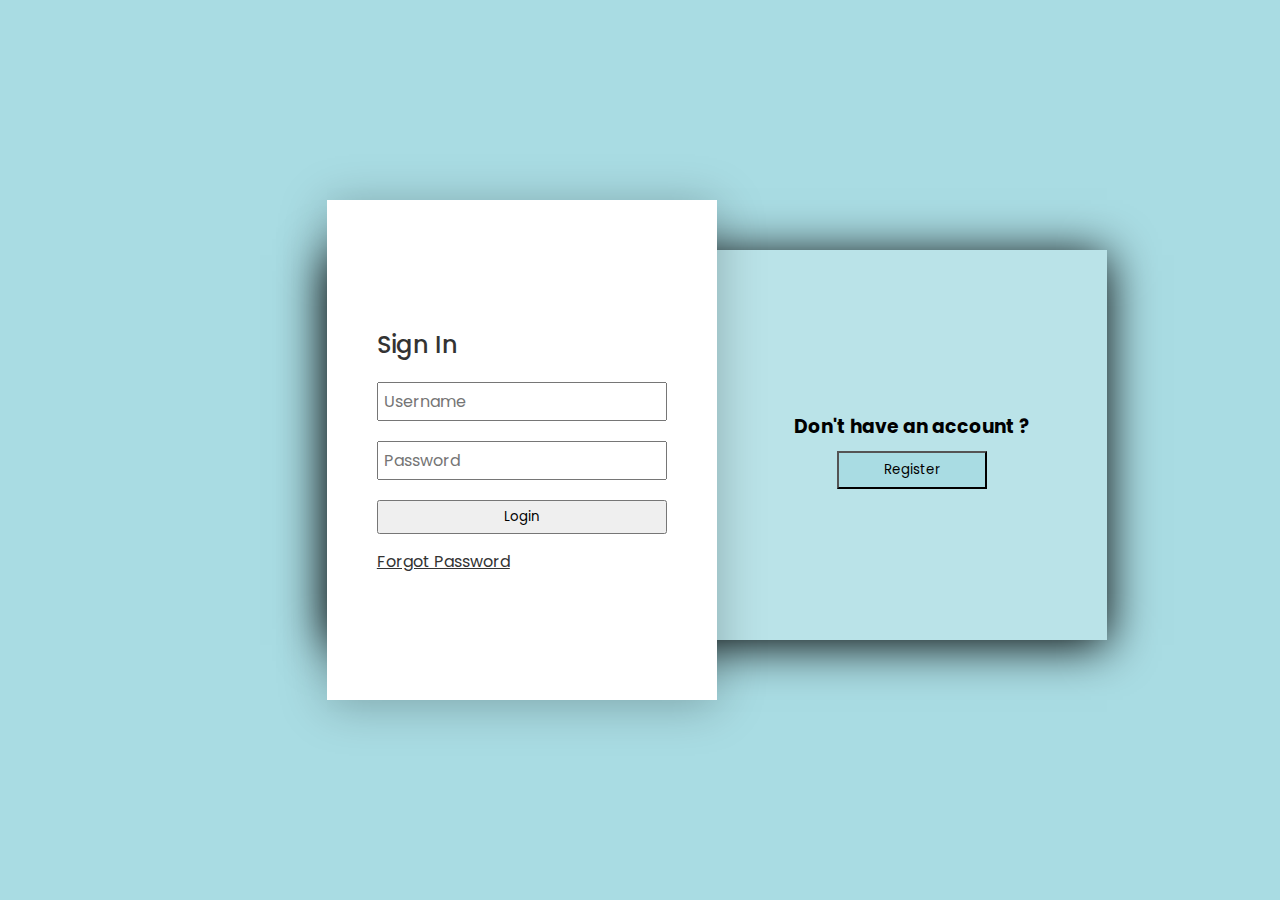
<file: login.html>
<!DOCTYPE html>
<html lang="en">
<head>
    <link rel="stylesheet" href="login.css">
    <title>Register</title>
</head>
<body>
    <div class="container">
        <div class="background">
            <div class="signIn box">
                <h3 style="padding: 10px;">Already have an account ?</h3>
                <button class="signInButton" style="padding: 7px; width: 150px; background-color: #7689DE;">Sign in</button>
            </div>
            <div class="register box">
                <h3 style="padding: 10px;">Don't have an account ?</h3>
                <button class="registerButton" style="padding: 7px; width: 150px; background-color: #a9dce3" >Register</button>
            </div>
        </div>
        <div class="formBox">
            <!-- SignIn Form -->
            <div class="form signInForm">
                <form action="#" class="form_signUp" method="POST">
                    <h3>Sign In</h3>
                    <small id="small"></small>
                    <div class="form_field">
                        <input id="username" type="text" placeholder="Username" style="padding: 5px;">
                        <small></small>
                    </div>
                    <div class="form_field">
                        <input id="password" type="password" placeholder="Password" style="padding: 5px;" >
                        <small></small>
                    </div>
                    
                        <button type="submit" id="login" style="padding: 5px;"> <a href="index.html" style="text-decoration: none; color: black;">Login</a></button>
                        <a href="forgotPassword.html" class="forgot" style="padding-top:15px;">Forgot Password</a>
                </form>
            </div>
            <!-- SignUp Form -->
            <div class="form registerForm">
                <form action="#" class="form_signUp" method="POST">
                    <h3>Register</h3>
                    <small id="invalid"></small>
                    <div class="form_field">
                        <input id="Name" type="text" placeholder="Name" style="padding: 5px;">
                        <small></small>
                    </div>
                    <div class="form_field">
                        <input id="email" type="text" placeholder="Email Address" style="padding: 5px;">
                        <small></small>
                    </div>
                    <div class="form_field">
                        <input id="pass" type="password" placeholder="Password" style="padding: 5px;">
                        <small></small>
                    </div>
                    <div class="form_field">
                        <input id="confirmPass" type="password" placeholder="Confirm Password" style="padding: 5px;">         
                        <small></small>
                    </div>
                    <button type="submit" id="register" style="padding: 5px;"> <a href="index.html" style="text-decoration: none; color: black;"></a>Register</button>
                </form>
            </div>
        </div>
    </div>
    <script src="login.js"></script>
    <script src="login_validation.js"></script>
</body>
</html>
</file>
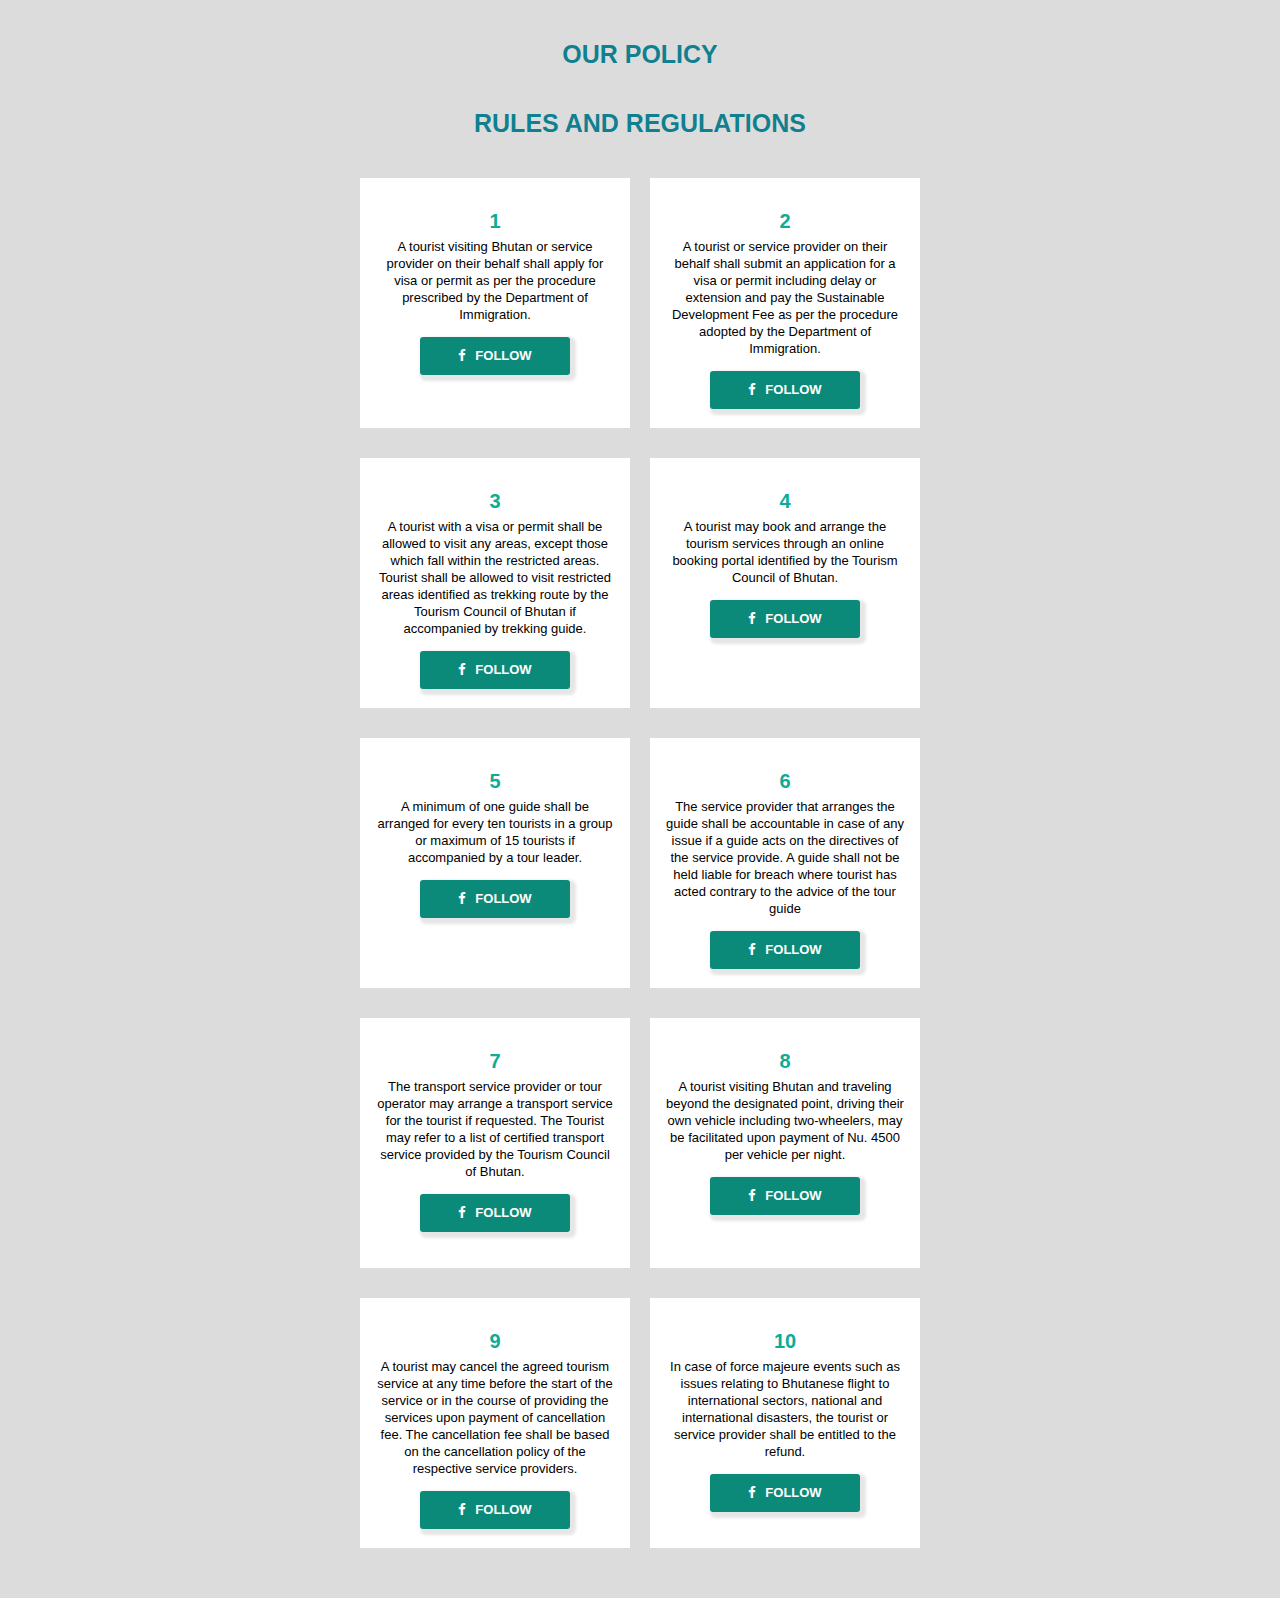
<file: policy.html>
<!DOCTYPE html>
<html lang="en">
<head>
    <meta charset="UTF-8">
    <meta name="viewport" content="width=device-width, initial-scale=1.0">
    <title>Policy</title>
    <link rel="stylesheet" href="index.html">
    <link rel="stylesheet" href="https://cdnjs.cloudflare.com/ajax/libs/font-awesome/4.7.0/css/font-awesome.min.css">
    <link rel="stylesheet" href="policy.css">
</head>
<body>
    <div class="container">
        <div class="team_container">
            <div class="text">Our Policy</div>
            <div class="text2">Rules and Regulations</div>
        </div>
        <div class="row">
            <div class="profile-card">
                <div class="profile-content">
                    <div class="desc">
                        <h2> 1 </h2>
                        <p>A tourist visiting Bhutan or service provider on their behalf shall apply for visa or permit as 
                            per the procedure prescribed by the Department of Immigration. </p>
                    </div>
                    <div class="btn-div">
                        <button class="btn"><i class="fa fa-facebook" style="padding-right: 10px;"></i>Follow</button>
                    </div>
                </div>
            </div>
             <div class="profile-card">
                <div class="profile-content">
                    <div class="desc">
                        <h2> 2 </h2>
                        <p>A tourist or service provider on their behalf shall submit an application for a visa or permit 
                            including delay or extension and pay the Sustainable Development Fee as per the procedure 
                            adopted by the Department of Immigration.  </p>
                    </div>
                    <div class="btn-div">
                        <button class="btn"><i class="fa fa-facebook" style="padding-right: 10px;"></i>Follow</button>
                    </div>
                </div>
            </div>
             <div class="profile-card">
                <div class="profile-content">
                    <div class="desc">
                        <h2>3</h2>
                        <p>A tourist with a visa or permit shall be allowed to visit any areas, except those which fall 
                            within the restricted areas. Tourist shall be allowed to visit restricted areas identified as 
                            trekking route by the Tourism Council of Bhutan if accompanied by trekking guide.</p>
                    </div>
                    <div class="btn-div">
                        <button class="btn"><i class="fa fa-facebook" style="padding-right: 10px;"></i>Follow</button>
                    </div>
                </div>
            </div>
             <div class="profile-card">
                <div class="profile-content">
                    <div class="desc">
                        <h2>4</h2>
                        <p> A tourist may book and arrange the tourism services through an online booking portal identified 
                            by the Tourism Council of Bhutan.  </p>
                    </div>
                    <div class="btn-div">
                        <button class="btn"><i class="fa fa-facebook" style="padding-right: 10px;"></i>Follow</button>
                    </div>
                </div>
            </div>
             <div class="profile-card">
                <div class="profile-content">
                    <div class="desc">
                        <h2>5</h2>
                        <p> A minimum of one guide shall be arranged for every ten tourists in a group or maximum of 
                            15 tourists if accompanied by a tour leader.  </p>
                    </div>
                    <div class="btn-div">
                        <button class="btn"><i class="fa fa-facebook" style="padding-right: 10px;"></i>Follow</button>
                    </div>
                </div>
            </div>
             <div class="profile-card">
                <div class="profile-content">
                    <div class="desc">
                        <h2>6</h2>
                        <p>The service provider that arranges the guide shall be accountable in case of any issue if a guide 
                            acts on the directives of the service provide. A guide shall not be held liable for breach where 
                            tourist has acted contrary to the advice of the tour guide </p>
                    </div>
                    <div class="btn-div">
                        <button class="btn"><i class="fa fa-facebook" style="padding-right: 10px;"></i>Follow</button>
                    </div>
                </div>
            </div>
            <div class="profile-card">
                <div class="profile-content">
                    <div class="desc">
                        <h2>7</h2>
                        <p> The transport service provider or tour operator may arrange a transport service for the tourist
                            if requested. The Tourist may refer to a list of certified transport service provided by the 
                            Tourism Council of Bhutan.
                             </p>
                    </div>
                    <div class="btn-div">
                        <button class="btn"><i class="fa fa-facebook" style="padding-right: 10px;"></i>Follow</button>
                    </div>
                </div>
            </div>

            <div class="profile-card">
                <div class="profile-content">
                    <div class="desc">
                        <h2>8</h2>
                        <p>  A tourist visiting Bhutan and traveling beyond the designated point, driving their own vehicle 
                            including two-wheelers, may be facilitated upon payment of Nu. 4500 per vehicle per night. </p>
                    </div>
                    <div class="btn-div">
                        <button class="btn"><i class="fa fa-facebook" style="padding-right: 10px;"></i>Follow</button>
                    </div>
                </div>
            </div>

            <div class="profile-card">
                <div class="profile-content">
                    <div class="desc">
                        <h2>9</h2>
                        <p>   A tourist may cancel the agreed tourism service at any time before the start of the service or 
                            in the course of providing the services upon payment of cancellation fee. The cancellation fee 
                            shall be based on the cancellation policy of the respective service providers. </p>
                    </div>
                    <div class="btn-div">
                        <button class="btn"><i class="fa fa-facebook" style="padding-right: 10px;"></i>Follow</button>
                    </div>
                </div>
            </div>

            <div class="profile-card">
                <div class="profile-content">
                    <div class="desc">
                        <h2>10</h2>
                        <p>   In case of force majeure events such as issues relating to Bhutanese flight to international 
                            sectors, national and international disasters, the tourist or service provider shall be entitled to 
                            the refund. </p>
                    </div>
                    <div class="btn-div">
                        <button class="btn"><i class="fa fa-facebook" style="padding-right: 10px;"></i>Follow</button>
                    </div>
                </div>
            </div>
        </div>
    </div>
</body>
</html>
</file>
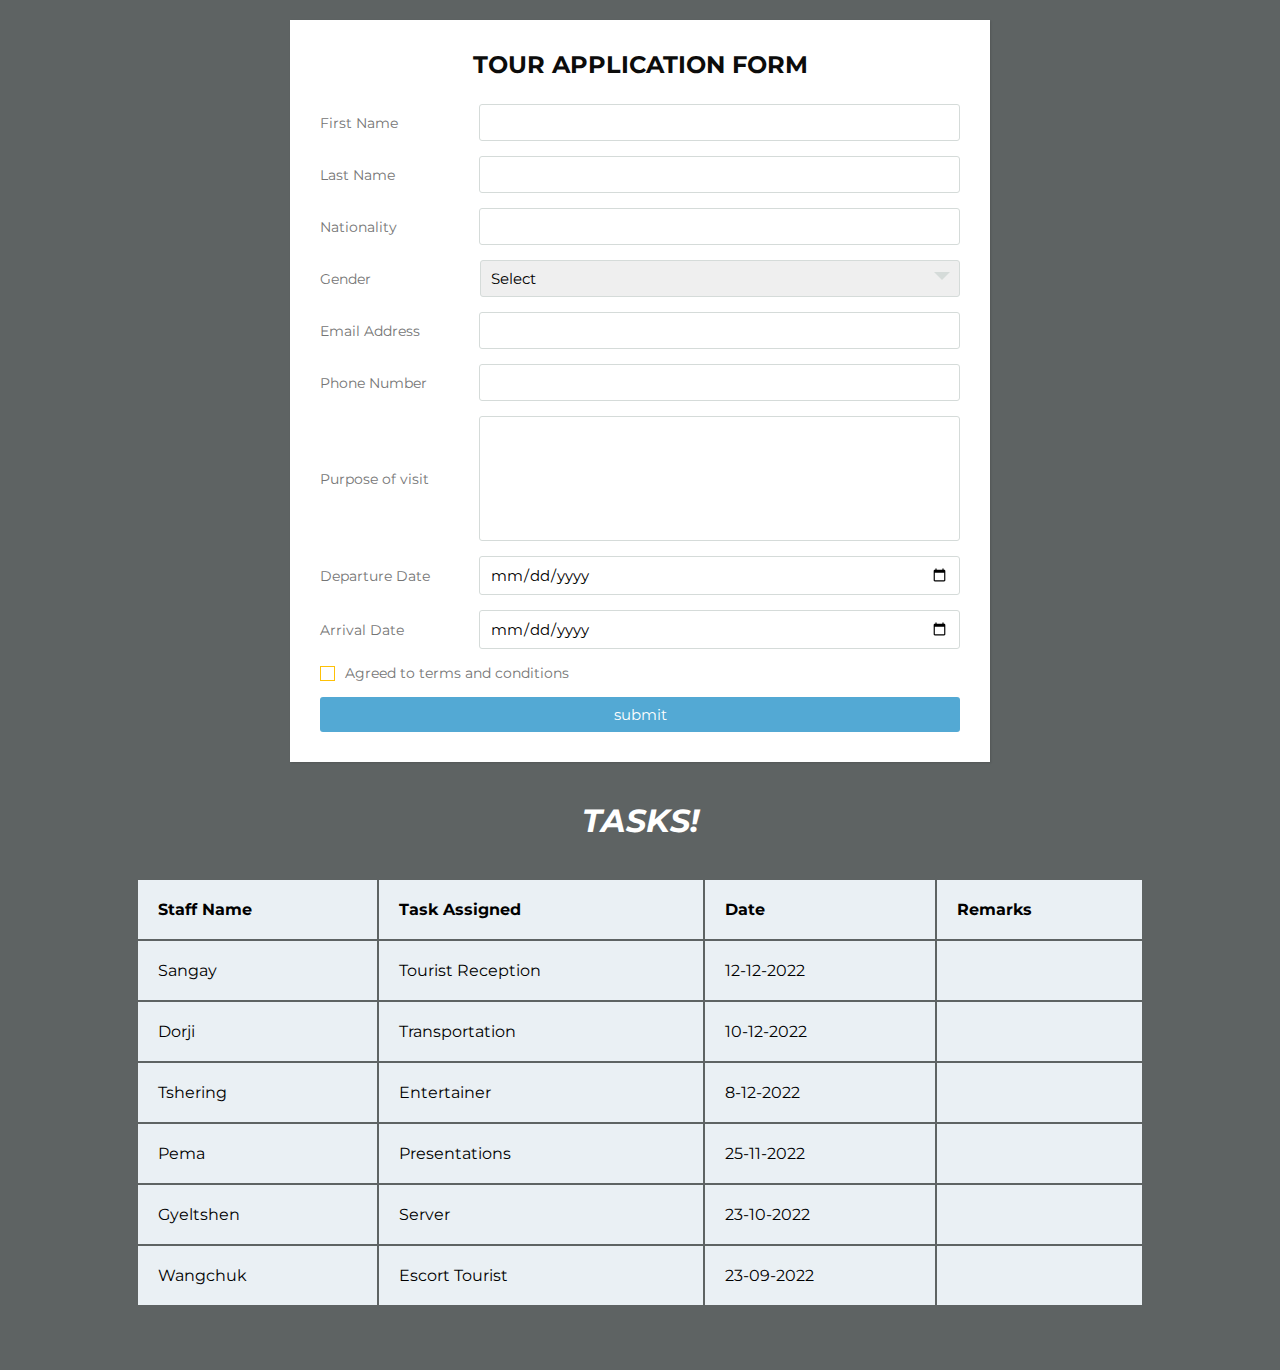
<file: tour.html>
<!DOCTYPE html>
<html lang="en">
<head>
	<meta charset="UTF-8">
  <meta name="viewport" content="width=device-width, initial-scale=1.0">
	<title>Registration Form</title>
	<link rel="stylesheet" href="tour.css">
</head>
<body>
<div class="wrapper">
    <div class="title">
      Tour Application Form
    </div>
    <div class="form">
       <div class="inputfield">
          <label>First Name</label>
          <input type="text" class="input">
       </div>  
        <div class="inputfield">
          <label>Last Name</label>
          <input type="text" class="input">
       </div>  
       <div class="inputfield">
          <label>Nationality</label>
          <input type="text" class="input">
       </div>  
        <div class="inputfield">
          <label>Gender</label>
          <div class="custom_select">
            <select>
              <option value="">Select</option>
              <option value="male">Male</option>
              <option value="female">Female</option>
            </select>
          </div>
       </div> 
        <div class="inputfield">
          <label>Email Address</label>
          <input type="text" class="input">
       </div> 
      <div class="inputfield">
          <label>Phone Number</label>
          <input type="text" class="input">
       </div> 
      <div class="inputfield">
          <label>Purpose of visit</label>
          <textarea class="textarea"></textarea>
       </div> 
      <div class="inputfield">
          <label>Departure Date</label>
          <input type="date" class="input">
       </div>
       <div class="inputfield">
        <label>Arrival Date</label>
        <input type="date" class="input">
     </div> 
      <div class="inputfield terms">
          <label class="check">
            <input type="checkbox">
            <span class="checkmark"></span>
          </label>
          <p>Agreed to terms and conditions</p>
       </div> 
      <div class="inputfield">
        <input type="submit" value="submit" class="btn">
      </div>
    </div>
</div>	
<br>

<h1 class="list"> <i>TASKS!</i></h1>
<br><br>
<div class="table">
    <table>
        <thead>
            <tr>
                <th>Staff Name</th>
                <th>Task Assigned</th>
                <th>Date</th>
                <th>Remarks</th>
            </tr>
        </thead>
        <tbody>
            <tr>
                <td>Sangay</td>
                <td>Tourist Reception</td>
                <td>12-12-2022</td>
                <td></td>
            </tr>
            <tr>
                <td>Dorji</td>
                <td>Transportation</td>
                <td>10-12-2022</td>
                <td></td>
            </tr>
            <tr>
                <td>Tshering</td>
                <td>Entertainer</td>
                <td>8-12-2022</td>
                <td></td>
            </tr>
            <tr>
                <td>Pema</td>
                <td>Presentations</td>
                <td>25-11-2022</td>
                <td></td>
            </tr>
            <tr>
                <td>Gyeltshen</td>
                <td>Server</td>
                <td>23-10-2022</td>
                <td></td>
            </tr>
            <tr>
                <td>Wangchuk</td>
                <td>Escort Tourist</td>
                <td>23-09-2022</td>
                <td></td>
            </tr>
        </tbody>
    </table>
</div>    
</body>
</html>
</file>
<file: notification.css>
*{
	padding: 0px;
	margin: 0px;
}

.icon {
	cursor: pointer;
	margin-right: 50px;
	line-height: 30px;
}
.icon span {
	background:  #22baa0;;
	padding: 7px;
	border-radius: 50%;
	color: #fff;
	vertical-align: top;
	margin-left: -25px;
}

.icon:hover {
	opacity: .7;
}

.logo {
	flex: 1;
	margin-left: 50px;
	color: #eee;
	font-size: 20px;
	font-family: monospace;
}

.notifi-box {
	width: 300px;
	height: 0px;
	opacity: 0;
	position: absolute;
	top: 63px;
	right: 35px;
	transition: 1s opacity, 250ms height;
	box-shadow: 0 4px 8px 0 rgba(0, 0, 0, 0.2), 0 6px 20px 0 rgba(0, 0, 0, 0.19);
}
.notifi-box h2 {
	font-size: 14px;
	padding: 10px;
	border-bottom: 1px solid #eee;
	color: #999;
}
.notifi-box h2 span {
	color: #f00;
}
.notifi-item {
	display: flex;
	border-bottom: 1px solid #eee;
	padding: 15px 5px;
	margin-bottom: 15px;
	cursor: pointer;
}
.notifi-item:hover {
	background-color: #eee;
}
.notifi-item img {
	display: block;
	width: 50px;
	margin-right: 10px;
	border-radius: 50%;
}
.notifi-item .text h4 {
	color: #777;
	font-size: 16px;
	margin-top: 10px;
}
.notifi-item .text p {
	color: #aaa;
	font-size: 12px;
}
</file>
<file: calender.css>
*{
    font-family: "Quicksand", sans-serif;
}

.container{
    width: 100%;
    height: 100vh;
    background-color:white;
    color: black;
    display: flex;
    justify-content: center;
    align-items: center;
}

.calendar{
    margin-top: 5px;
    font-size: 62.5%;
    width: 45rem;
    height: 37rem;
    background-color: rgba(248, 243, 243, 0.993);
}

.month{
    width: 100%;
    height: 10rem;
    background-color: rgb(47, 226, 166);
    display: flex;
    justify-content: space-between;
    align-items: center;
    padding: 0.2rem;
    color: white;
    text-align: center;
}

.month i{
    font-size: 2.5rem;
    cursor: pointer;
    color: white;
}

.month p{
    font-size: 1.6rem;
    color: white;
}

.weekdays{
    width: 100%;
    height: 4rem;
    display: flex;
    align-items: center;
}

.weekdays div{
    font-size: 1.5rem;
    letter-spacing: 0.1rem;
    width: calc(44.2rem/7);
    display: flex;
    justify-content: center;
    align-items: center;
}

.days{
    font-size: 62.5%;
    width: 100%;
    display: flex;
    flex-wrap: wrap;
    padding: 0.2rem;
}

.days div{
    font-size: 1.2rem;
    margin: 0.3rem;
    width: calc(39.2rem/7);
    height: 2.8rem;
    display: flex;
    justify-content: center;
    align-items: center;
}

.prev-date, .next-date{
    opacity: 0.5;
}

.days div:hover{
    background-color: #9fe2b2;
    border: 00.2rem solid rgb(10, 10, 10);
    cursor: pointer;
  }

.today{
    background-color: rgb(47, 226, 166);
}
@media only screen and (max-width:720px) {
    .calendar{
        font-size: 62.5%;
        width: 30rem;
        height: 30rem;
        background-color: rgb(244, 237, 237);
    }
    
    .month{
        width: 100%;
        height: 8rem;
        background-color: green;
        display: flex;
        justify-content: space-between;
        align-items: center;
        padding: 0.2rem;
        color: white;
        text-align: center;
    }
    
    .month i{
        font-size: 2rem;
        cursor: pointer;
        color: white;
    }
    
    .month p{
        font-size: 1.2rem;
        color: white;
    }
    
    .weekdays{
        width: 100%;
        height: 3rem;
        display: flex;
        align-items: center;
    }
    
    .weekdays div{
        font-size: 0.8rem;
        width: calc(29.2rem/7);
        display: flex;
        justify-content: center;
        align-items: center;
    }
    
    .days{
        font-size: 62.5%;
        width: 100%;
        display: flex;
        flex-wrap: wrap;
        padding: 0.2rem;
    }
    
    .days div{
        font-size: 1rem;
        margin: 0.1rem;
        width: calc(27rem/7);
        height: 2rem;
        display: flex;
        justify-content: center;
        align-items: center;
    }
}
</file>
<file: style.css>
@import url('https://fonts.googleapis.com/css2?family=Merriweather+Sans:wght@300;400;500;600&display=swap');

:root {
    --main-color: #22BAA0;
    --color-dark: #34425A;
    --text-grey: #B0B0B0;
}

* {
    margin: 0;
    padding: 0;
    text-decoration: none;
    list-style-type: none;
    box-sizing: border-box;
    font-family: 'Merriweather', sans-serif;
}
#menu-toggle {
    display: none;
}

.sidebar {
    position: fixed;
    height: 100%;
    width: 165px;
    left: 0;
    bottom: 0;
    top: 0;
    z-index: 100;
    background: var(--color-dark);
    transition: left 300ms;
}

.side-header {
    box-shadow: 0px 5px 5px -5px rgb(0 0 0 /10%);
    background: var(--main-color);
    height: 60px;
    display: flex;
    justify-content: center;
    align-items: center;
}

.side-header h3, side-head span {
    color: #fff;
    font-weight: 400;
}

.side-content {
    height: calc(100vh - 60px);
    overflow: auto;
}

/* width */
.side-content::-webkit-scrollbar {
  width: 5px;
}

/* Track */
.side-content::-webkit-scrollbar-track {
  box-shadow: inset 0 0 5px grey; 
  border-radius: 10px;
}
 
/* Handle */
.side-content::-webkit-scrollbar-thumb {
  background: #b0b0b0; 
  border-radius: 10px;
}

.profile {
    text-align: center;
    padding: 2rem 0rem;
}

.bg-img {
    background-repeat: no-repeat;
    background-size: cover;
    border-radius: 50%;
    background-size: cover;
}

.profile-img {
    height: 80px;
    width: 80px;
    display: inline-block;
    margin: 0 auto .5rem auto;
    border: 3px solid #899DC1;
}

.profile h4 {
    color: #fff;
    font-weight: 500;
}

.profile small {
    color: #899DC1;
    font-weight: 600;
}

/* .sidebar {
    overflow-y: auto;
} */

.side-menu ul {
    text-align: center;
}

.side-menu li small:hover{
    opacity: 1;
    transition: all 0.3s ease;
}

.side-menu a {
    display: block;
    padding: 1.2rem 0rem;
}

.side-menu a.active {
    background: #2B384E;
}

.side-menu a.active span, .side-menu a.active small {
    color: #fff;
}

.side-menu a span {
    display: block;
    text-align: center;
    font-size: 1.7rem;
}

.side-menu a span, .side-menu a small {
    color: #899DC1;
}

#menu-toggle:checked ~ .sidebar {
    width: 60px;
}

#menu-toggle:checked ~ .sidebar .side-header span {
    display: none;
}

#menu-toggle:checked ~ .main-content {
    margin-left: 60px;
    width: calc(100% - 60px);
}

#menu-toggle:checked ~ .main-content header {
    left: 60px;
}

#menu-toggle:checked ~ .sidebar .profile,
#menu-toggle:checked ~ .sidebar .side-menu a small {
    display: none;
}

#menu-toggle:checked ~ .sidebar .side-menu a span {
    font-size: 1.3rem;
}


.main-content {
    margin-left: 165px;
    width: calc(100% - 165px);
    transition: margin-left 300ms;
}

header {
    position: fixed;
    right: 0;
    top: 0;
    left: 165px;
    z-index: 100;
    height: 60px;
    box-shadow: 0px 5px 5px -5px rgb(0 0 0 /10%);
    background: #fff;
    transition: left 300ms;
}

.header-content, .header-menu {
    display: flex;
    align-items: center;
}

.header-content {
    justify-content: space-between;
    padding: 0rem 1rem;
}

.header-content label:first-child span {
    font-size: 1.3rem;
}

.header-content label {
    cursor: pointer;
}

.header-menu {
    justify-content: flex-end;
    padding-top: .5rem;
}

.header-menu label,
.header-menu .notify-icon .icon {
    margin-right: 2rem;
    position: relative;
    size: 20px;

}

/* .header-menu label span,
.notify-icon span:first-child {
    font-size: 1.3rem;
} */

.notify-icon span:last-child {
    position: absolute;
    background: var(--main-color);
    height: 16px;
    width: 16px;
    display: flex;
    justify-content: center;
    align-items: center;
    border-radius: 90%;
    right: -5px;
    top: -5px;
    color: #fff;
    font-size: .8rem;
    font-weight: 500;
}

.user {
    display: flex;
    align-items: center;
}

.user div, .client-img {
    height: 40px;
    width: 40px;
    margin-right: 1rem;
}

.user span:last-child {
    display: inline-block;
    margin-left: .3rem;
    font-size: .8rem;
}

main {
    margin-top: 60px;
}

.page-header {
    padding: 1.3rem 1rem;
    background: #E9edf2;
    border-bottom: 1px solid #dee2e8;
}

.page-header h1, .page-header small {
    color: #74767d;
}

.page-content {
    padding: 1.3rem 1rem;
    background: #f1f4f9;
}

.analytics {
    display: grid;
    grid-template-columns: repeat(4, 1fr);
    grid-gap: 2rem;
    margin-top: .5rem;
    margin-bottom: 2rem;
}

.card {
    box-shadow: 0px 5px 5px -5px rgb(0 0 0 / 10%);
    background: #fff;
    padding: 1rem;
    border-radius: 3px;
}

.card-head {
    display: flex;
    justify-content: space-between;
    align-items: center;
}

.card-head h2 {
    color: #333;
    font-size: 1.8rem;
    font-weight: 500;
}

.card-head span {
    font-size: 3.2rem;
    color: var(--text-grey);
}

.card-progress small {
    color: #777;
    font-size: .8rem;
    font-weight: 600;
}

.card-indicator {
    margin: .7rem 0rem;
    height: 10px;
    border-radius: 4px;
    background: #e9edf2;
    overflow: hidden;
}

.indicator {
    height: 10px;
    border-radius: 4px;
}

.indicator.one {
    background: #22baa0;
} 

.indicator.two {
    background: #11a8c3;
}

.indicator.three {
    background: #f6d433;
}

.indicator.four {
    background: #f25656;
}

.records {
    box-shadow: 0px 5px 5px -5px rgb(0 0 0 / 10%);
    background: #fff;
    border-radius: 3px;
}

.record-header {
    padding: 1rem;
    display: flex;
    justify-content: space-between;
    align-items: center;
}

.add, .browse {
    display: flex;
    align-items: center;
}

.add span {
    display: inline-block;
    margin-right: .6rem;
    font-size: .9rem;
    color: #666;
}

input, button, select {
    outline: none;
}

.add select, .browse input, .browse select {
    height: 35px;
    border: 1px solid #b0b0b0;
    border-radius: 3px;
    display: inline-block;
    width: 75px;
    padding: 0rem .5rem;
    margin-right: .8rem;
    color: #666;
}

.add button {
    background: var(--main-color);
    color: #fff;
    height: 37px;
    border-radius: 4px;
    padding: 0rem 1rem;
    border: none;
    font-weight: 600;
}

.browse input {
    width: 150px;
}

.browse select {
    width: 100px;
}

.table-responsive {
    width: 100%;
    overflow: auto;
}

table {
    border-collapse: collapse;
}

table thead tr {
    background: #e9edf2;
}

table thead th {
    padding: 1rem 0rem;
    text-align: left;
    color: #444;
    font-size: .9rem;
}

table thead th:first-child {
    padding-left: 1rem;
}

table tbody td {
    padding: 1rem 0rem;
    color: #444;
}

table tbody td:first-child {
    padding-left: 1rem;
    color: var(--main-color);
    font-weight: 600;
    font-size: .9rem;
}

table tbody tr {
    border-bottom: 1px solid #dee2e8;
}

.client {
    display: flex;
    align-items: center;
}

.client-img {
    margin-right: .5rem;
    border: 2px solid #b0b0b0;
    height: 45px;
    width: 45px;
}

.client-info h4 {
    color: #555;
    font-size: .95rem;
}

.client-info small {
    color: #777;
}

.actions span {
    display: inline-block;
    font-size: 1.5rem;
    margin-right: .5rem;
}

.paid {
    display: inline-block;
    text-align: center;
    font-weight: 600;
    color: var(--main-color);
    background: #e5f8ed;
    padding: .5rem 1rem;
    border-radius: 20px;
    font-size: .8rem;
}

@media only screen and (max-width: 1200px) {
    .analytics {
        grid-template-columns: repeat(2, 1fr);
    }
}

@media only screen and (max-width: 768px) {
    .analytics {
        grid-template-columns: 100%;
    }
    
    .sidebar {
        left: -165px;
        z-index: 90;
    }
    
    header {
        left: 0;
        width: 100%;
    }
    
    .main-content {
        margin-left: 0;
        width: 100%;
    }
    
    #menu-toggle:checked ~ .sidebar {
        left: 0;
    }
    
    #menu-toggle:checked ~ .sidebar {
        width: 165px;
    }

    #menu-toggle:checked ~ .sidebar .side-header span {
        display: inline-block;
    }

    #menu-toggle:checked ~ .sidebar .profile,
    #menu-toggle:checked ~ .sidebar .side-menu a small {
        display: block;
    }

    #menu-toggle:checked ~ .sidebar .side-menu a span {
        font-size: 1.7rem;
    }
    
    #menu-toggle:checked ~ .main-content header {
        left: 0px;
    }
    
    table {
        width: 900px;
    }
}


/* Right box */
.home-content .sales-boxes .top-sales{
  width: 35%;
  background: #fff;
  padding: 20px 30px;
  margin: 0 20px 0 0;
  border-radius: 12px;
  box-shadow: 0 5px 10px rgba(0, 0, 0, 0.1);
}
.sales-boxes .top-sales li{
  display: flex;
  align-items: center;
  justify-content: space-between;
  margin: 10px 0;
}
.sales-boxes .top-sales li a img{
  height: 40px;
  width: 40px;
  object-fit: cover;
  border-radius: 12px;
  margin-right: 10px;
  background: #333;
}
.sales-boxes .top-sales li a{
  display: flex;
  align-items: center;
  text-decoration: none;
}
.sales-boxes .top-sales li .product,
.price{
  font-size: 17px;
  font-weight: 400;
  color: #333;
}
/* Responsive Media Query */
@media (max-width: 1240px) {
  .sidebar{
    width: 60px;
  }
  .sidebar.active{
    width: 220px;
  }
  .home-section{
    width: calc(100% - 60px);
    left: 60px;
  }
  .sidebar.active ~ .home-section{
    /* width: calc(100% - 220px); */
    overflow: hidden;
    left: 220px;
  }
  .home-section nav{
    width: calc(100% - 60px);
    left: 60px;
  }
  .sidebar.active ~ .home-section nav{
    width: calc(100% - 220px);
    left: 220px;
  }
}
@media (max-width: 1150px) {
  .home-content .sales-boxes{
    flex-direction: column;
  }
  .home-content .sales-boxes .box{
    width: 100%;
    overflow-x: scroll;
    margin-bottom: 30px;
  }
  .home-content .sales-boxes .top-sales{
    margin: 0;
  }
}
@media (max-width: 1000px) {
  .overview-boxes .box{
    width: calc(100% / 2 - 15px);
    margin-bottom: 15px;
  }
}
@media (max-width: 700px) {
  nav .sidebar-button .dashboard,
  nav .profile-details .admin_name,
  nav .profile-details i{
    display: none;
  }
  .home-section nav .profile-details{
    height: 50px;
    min-width: 40px;
  }
  .home-content .sales-boxes .sales-details{
    width: 560px;
  }
}
@media (max-width: 550px) {
  .overview-boxes .box{
    width: 100%;
    margin-bottom: 15px;
  }
  .sidebar.active ~ .home-section nav .profile-details{
    display: none;
  }
}
  @media (max-width: 400px) {
  .sidebar{
    width: 0;
  }
  .sidebar.active{
    width: 60px;
  }
  .home-section{
    width: 100%;
    left: 0;
  }
  .sidebar.active ~ .home-section{
    left: 60px;
    width: calc(100% - 60px);
  }
  .home-section nav{
    width: 100%;
    left: 0;
  }
  .sidebar.active ~ .home-section nav{
    left: 60px;
    width: calc(100% - 60px);
  }
}
</file>
<file: about.css>
@import url('https://fonts.googleapis.com/css2?family=Poppins:wght@200;300;400&display=swap');
*{
	margin:0px;
	padding:0px;
	box-sizing: border-box;
	font-family: 'Poppins', sans-serif;
}
.section{
	width: 100%;
	min-height: 100vh;
	background-color: #ddd;
}
.container{
	width: 80%;
	display: block;
	margin:auto;
	padding-top: 100px;
}
.content-section{
	float: left;
	width: 55%;
}
.image-section{
	float: right;
	width: 40%;
}
.image-section img{
	width: 100%;
	height: auto;
}
.content-section .title{
	text-transform: uppercase;
	font-size: 28px;
}
.content-section .content h3{
	margin-top: 20px;
	color:#5d5d5d;
	font-size: 21px;
}
.content-section .content p{
	margin-top: 10px;
	font-family: sans-serif;
	font-size: 18px;
	line-height: 1.5;
}
.content-section .content .button{
	margin-top: 30px;
}
.content-section .content .button a{
	background-color: #3d3d3d;
	padding:12px 40px;
	text-decoration: none;
	color:#fff;
	font-size: 25px;
	letter-spacing: 1.5px;
}
.content-section .content .button a:hover{
	background-color: #a52a2a;
	color:#fff;
}
.content-section .social{
	margin: 40px 40px;
}
.content-section .social i{
	color:#a52a2a;
	font-size: 30px;
	padding:0px 10px;
}
.content-section .social i:hover{
	color:#3d3d3d;
}
*{
    padding: 0;
    margin: 0;
}
body{
    background-color: dimgray;
}


.about-1{
    margin: 30px;
    padding: 5px;
}
.about-1 h1{
    text-align: center;
    color: black;
    font-weight: bold;
}
.about-1 p{
    text-align: center;
    padding: 3px;
    color: #fff;
}


.about-item{
    margin-bottom: 20px;
    margin-top: 20px;
    background-color: white;
    padding: 80px 30px;
    box-shadow: 0 0 9px rgba(0,0,0.6);
}

.about-item i{
    font-size: 43px;
    margin: 0;
}

.about-item h3{
    font-size: 25px;
    margin-bottom: 10px;
}

.about-item hr{
    width: 46px;
    height: 3px;
    background-color: #5fbff9;
    margin: 0 auto;
    border: none;
    text-align: center;
}

.about-item:hover{
    background-color: #5fbff9;
}
.about-item:hover i,
.about-item:hover h3,
.about-item:hover p{
    color: #fff;
}
.about-item:hover hr{
    background-color: #fff;
}

.about-item:hover i{
    transform: translateY(-20px);
}
.about-item:hover i,
.about-item:hover h3,
.about-item:hover hr{
    transition: all 400ms ease-in-out;
}


@media screen and (max-width: 768px){
	.container{
	width: 80%;
	display: block;
	margin:auto;
	padding-top:50px;
}
.content-section{
	float:none;
	width:100%;
	display: block;
	margin:auto;
}
.image-section{
	float:none;
	width:100%;
	
}
.image-section img{
	width: 100%;
	height: auto;
	display: block;
	margin:auto;
}
.content-section .title{
	text-align: center;
	font-size: 19px;
}
.content-section .content .button{
	text-align: center;
}
.content-section .content .button a{
	padding:9px 30px;
}
.content-section .social{
	text-align: center;
}

}
</file>
<file: forgotpassword.css>
* {
    margin: 0;
    padding: 0;
    font-family: 'Poppins', sans-serif;
}

body {
    background-color: #439bdf;
    background-repeat: no-repeat;
    color: white;
    display: flex;
    align-items: center;
    justify-content: center;
    padding: 15rem 0;
}

.card {
    backdrop-filter: blur(16px) saturate(180%);
    -webkit-backdrop-filter: blur(16px) saturate(180%);
    background-color: rgba(0, 0, 0, 0.75);
    border-radius: 12px;
    border: 1px solid rgba(255, 255, 255, 0.125);
    display: flex;
    flex-direction: column;
    align-items: center;
    padding: 30px 40px;
}

.container {
    background-color: #000;
    padding: 1em;
    border-radius: 5px;
    box-shadow: 0 2px 5px rgba(0, 0, 0, 0.3);
    width: 400px;
}

.form-field {margin-bottom: 5px;}
.form-field label {
    display: block;
    color: #777;
    margin-bottom: 5px;
}
.form-field input {
    border: solid 2px #f0f0f0;
    border-radius: 3px;
    padding: 10px;
    margin-bottom: 5px;
    font-size: 14px;
    display: block;
    width: 95%;
}
.form-field.error input {border-color: red;}
.form-field.success input {border-color: #4BB543;}
.form-field small {color: #f3e8ea;}
 
.btn {
    width: 100%;
    padding: 3%;
    background: #007bff;
    border-bottom: 2px solid #007bff;
    border-top-style: none;
    border-right-style: none;
    border-left-style: none;
    color: #000;
    text-transform: uppercase;
}
.btn:hover {
    background: #0069d9;
    color: #fff;
    cursor: pointer;
}

.lock-icon {
    font-size: 3rem;
}
</file>
<file: help.css>
@import url('https://fonts.googleapis.com/css2?family=Nunito&display=swap');

*{
    margin: 0;
    padding: 0;
    box-sizing: border-box;
}

body{
    background: linear-gradient(90deg,black,#022a3c) fixed;
    padding:50px;
    font-family: 'Nunito', sans-serif;
    font-weight: 400;
}

.card-container{
    display: flex;
    justify-content: center;
    align-items: center;
    gap: 15px;
    flex-wrap: wrap;
}
.text
{
    color:#eef3f4fa;
    font-size: 25px;
    margin-top: 20px;
    margin-bottom: 50px;
    font-weight: 600;
    text-transform: uppercase;
    text-align: center;
 
}

.card{
    width: 250px;
    height: auto;
    position: relative;
    background: #fff;
    display: flex;
    flex-direction: column;
    justify-content: center;
    align-items: center;
    border-radius: 4px;
    padding: 20px;
    transition: all .3s ease-in;
}
.card > *{
    padding: 10px;
}
.card .card-image{
    height: 150px;
    width: 150px;
    border: 5px double #022a3c;
    border-radius: 50%;
    background-position: center center;
    background-size: cover;    
}
.card .card-title{
    padding: 20px 10px;
    font-size: 1.5rem;
    text-transform: uppercase;
    text-shadow: 1px 0px 2px #262654;
}
.card:nth-child(1) .card-image{
    background-image: url(img/p-7.jpg);
}
.card:nth-child(2) .card-image{
    background-image: url(img/p-8.jpg);
}
.card:nth-child(3) .card-image{
    background-image: url(img/g8.jpg);
}
.card:nth-child(4) .card-image{
    background-image: url(img/g2.webp);
}
.card:nth-child(5) .card-image{
    background-image: url(img/g1.png);
}
.card:nth-child(6) .card-image{
    background-image: url(img/g3.jpg);
}
.card:nth-child(7) .card-image{
    background-image: url(img/g5.jpeg);
}
.card:nth-child(8) .card-image{
    background-image: url(img/g4.jpg);
}
.card:nth-child(9) .card-image{
    background-image: url(img/g7.jpg);
}
.card:nth-child(10) .card-image{
    background-image: url(img/g6.jpeg);
}
.card:nth-child(11) .card-image{
    background-image: url(img/g9.jpg);
}
.card:nth-child(12) .card-image{
    background-image: url(img/g11.jpeg);
}
.card:nth-child(13) .card-image{
    background-image: url(img/g12.jpeg);
}
.card:nth-child(14) .card-image{
    background-image: url(img/g14.jpeg);
}
.card:nth-child(15) .card-image{
    background-image: url(img/g2.webp);
}
.card:hover{
    background: #e84393;
    color: #fff;
    box-shadow: 0px 0px 11px 5px #000000;

}

.card .card-text{
    line-height: 20px;
    font-size: 400;
}
</file>
<file: footer.css>
@import url('http://fonts.googleapis.com/css?family=Open+Sans:400,700');
* {
    padding: 0;
    margin: 0;
}

body {
    font-family: 'Poppins', sans-serif;
}

html {
    background-color: #eaf0f2;
}

header {
    text-align: center;
    padding-top: 100px;
    margin-bottom: 300px;
    font-size: 35px;
}

header h2 {
    color: #f0525f;
}

header span {
    color: #eaa03f;
}

/* The footer is fixed to the bottom of the page */

footer {
    position: fixed;
    bottom: 0;
}

@media (max-height:800px) {
    footer {
        position: static;
    }
    header {
        padding-top: 40px;
    }
}

.footer-distributed {
    background-color: #2d2a30;
    box-sizing: border-box;
    width: 100%;
    text-align: left;
    font: bold 16px sans-serif;
    padding: 50px 50px 60px 50px;
    margin-top: 80px;
}

.footer-distributed .footer-left, .footer-distributed .footer-center, .footer-distributed .footer-right {
    display: inline-block;
    vertical-align: top;
}

/* Footer left */

.footer-distributed .footer-left {
    width: 30%;
}

.footer-distributed h3 {
    color: #ffffff;
    font: normal 36px 'Cookie', cursive;
    margin: 0;
}


.footer-distributed h3 span {
    color: #e0ac1c;
}

/* Footer links */

.footer-distributed .footer-links {
    color: #ffffff;
    margin: 20px 0 12px;
}

.footer-distributed .footer-links a {
    display: inline-block;
    line-height: 1.8;
    text-decoration: none;
    color: inherit;
}

.footer-distributed .footer-company-name {
    color: #8f9296;
    font-size: 14px;
    font-weight: normal;
    margin: 0;
}

/* Footer Center */

.footer-distributed .footer-center {
    width: 35%;
}

.footer-distributed .footer-center i {
    background-color: #33383b;
    color: #ffffff;
    font-size: 25px;
    width: 38px;
    height: 38px;
    border-radius: 50%;
    text-align: center;
    line-height: 42px;
    margin: 10px 15px;
    vertical-align: middle;
}

.footer-distributed .footer-center i.fa-envelope {
    font-size: 17px;
    line-height: 38px;
}

.footer-distributed .footer-center p {
    display: inline-block;
    color: #ffffff;
    vertical-align: middle;
    margin: 0;
}

.footer-distributed .footer-center p span {
    display: block;
    font-weight: normal;
    font-size: 14px;
    line-height: 2;
}

.footer-distributed .footer-center p a {
    color: #e0ac1c;
    text-decoration: none;
    ;
}

/* Footer Right */

.footer-distributed .footer-right {
    width: 30%;
}

.footer-distributed .footer-company-about {
    line-height: 20px;
    color: #92999f;
    font-size: 13px;
    font-weight: normal;
    margin: 0;
}

.footer-distributed .footer-company-about span {
    display: block;
    color: #ffffff;
    font-size: 18px;
    font-weight: bold;
    margin-bottom: 20px;
}

.footer-distributed .footer-icons {
    margin-top: 25px;
}

.footer-distributed .footer-icons a {
    display: inline-block;
    width: 35px;
    height: 35px;
    cursor: pointer;
    background-color: #33383b;
    border-radius: 2px;
    font-size: 20px;
    color: #ffffff;
    text-align: center;
    line-height: 35px;
    margin-right: 3px;
    margin-bottom: 5px;
}

.footer-distributed .footer-icons a:hover {
    background-color: #3F71EA;
}

.footer-links a:hover {
    color: #3F71EA;
}

@media (max-width: 880px) {
    .footer-distributed .footer-left, .footer-distributed .footer-center, .footer-distributed .footer-right {
        display: block;
        width: 100%;
        margin-bottom: 40px;
        text-align: center;
    }
    .footer-distributed .footer-center i {
        margin-left: 0;
    }
}
</file>
<file: promotion.css>
body{
    background: grey;
    display: flex;
    align-items: center;
    justify-content: center;
}
.container{
    position: relative;
    max-width: 700px;
    width: 100%;
    border-radius: 10px;
    padding: 30px;
    margin: 0 15px;
    background-color: #fff;
    box-shadow: 0 5px 10px rgba(0,0,0,0.1);
}
.container h2{
    position: relative;
    text-align: center;
}
.container form{
    position: relative;
    margin-top: 16px;
    min-height: 490px;
    background-color: #fff;
    overflow: hidden;
}
.container form .fields{
    display: flex;
    align-items: center;
    justify-content: space-between;
    flex-wrap: wrap;
}
form .fields .input-field{
    display: flex;
    width: calc(100% / 3 - 15px);
    flex-direction: column;
    margin: 4px 0;
}
.input-field label{
    font-size: 12px;
    font-weight: 500;
    color: #2e2e2e;
    font-size: 18px;
}
.input-field input, select{
    outline: none;
    font-size: 14px;
    font-weight: 400;
    color: #333;
    border-radius: 5px;
    border: 1px solid #aaa;
    padding: 0 15px;
    height: 42px;
    margin: 8px 0;
}
p input{
    width:150px;
    height:50px;
    border-radius: 15px;
}

@media (max-width: 750px) {
    form {
        width: 100%;
    }
    form .fields .input-field{
        width: 100%;
    }
}

@media (max-width: 550px) {
    form {
        width: 100%;
    }
    form .fields .input-field{
        width: 100%;
    }
}
</file>
<file: login.css>
@import url('https://fonts.googleapis.com/css2?family=Poppins:wght@300&display=swap');
*{
    margin: 0;
    padding: 0;
    font-family: 'Poppins', sans-serif;
    box-sizing: border-box;
}
body{
    display: flex;
    justify-content: center;
    align-items: center;
    min-height: 100vh;
    background: #a9dce3;
    transition: 0.5s;
}
body.active{
    background: #7689de;
}
.container{
    position: relative;
    width: 780px;
    height: 500px;
    margin-left: 12%;
    align-items: center;
}
.background{
    position: absolute;
    top: 50px;
    width: 100%;
    height: 390px;
    background: rgba(255, 255, 255, 0.2);
    box-shadow: 0 5px 45px rgba(0, 0, 0, 1.15);
    display: flex;
    justify-content: center;
    align-items: center;
}
.background .box{
    position: relative;
    width: 50%;
    height: 100%;
    display: flex;
    justify-content: center;
    align-items: center;
    flex-direction: column;
}
.background .box h2{
    cursor: pointer;
    padding: 50px 20px;
    color:black; /*font color*/
    font-size: 16px;
    font-weight: 500;
    border: none;
}
.formBox{
    position: absolute;
    top: 0;
    left: 0;
    width: 50%;
    height: 100%;
    background: #fff;
    z-index: 1000;
    display: flex;
    justify-content: center;
    align-items: center;
    box-shadow: 0 5px 45px rgba(0, 0, 0, 0.25);
    transition: 0.5s ease-in-out;
    overflow: hidden;
}
.formBox.active{
    left: 50%;
}
.formBox .form{
    position: absolute;
    left: 0;
    width: 100%;
    padding: 50px;
    transition: 0.5s;
}
.form{
    padding: 40px;
}
.formBox .signInForm{
    transition-delay: 0.25s;
}
.formBox.active .signInForm{
    left: -100%;
    transition-delay: 0s;
}
.formBox .registerForm{
    left: 100%;
}
.formBox.active .registerForm{
    left: 0;
    transition-delay: 0s;
}
.formBox .form form{
    width: 100%;
    display: flex;
    flex-direction: column;
}
.formBox .form form h3{
    font-size: 1.5em;
    color: #333;
    margin-bottom: 20px;
    font-weight: 500;
}
.formBox .form form input{
    width: 100%;
    margin-bottom: 20px;
    padding-left: 10px;

    font-size: 16px;
   
}
.formBox .form form input[type="submit"]{
    background: #03a9f4;
    border: none;
    color: #fff;
    max-width: 100px;
    cursor: pointer;
}

.formBox .form form .forgot{
    color: #333;
}
.form_field.error input{border:2px solid red;}
.form_field.success input{border:2px solid green;}
.form_field small {
    color:red;
}
.form_signUp{
    color:red;
}


@media(max-width: 990px){
    .container{
        max-width: 350px;
        height: 500px;
        display: flex;
        justify-content: center;
        align-items: center;
    }
    .container .background{
        top: 0;
        height: 100%; 
    }
    .formBox{
        width: 100%;
        height: 400px;
        top: 0;
        box-shadow: none;
    }
    .background .box{
        position:absolute;
        width: 100%;
        height: 120px;
        bottom: 0;
    }
    .box.signIn{
        top: 0;
    }
    .formBox.active{
        left: 0;
        top: 130px;  
        height: 450px;
    }
}
</file>
<file: policy.css>
body{
    margin:0;
    padding:0;
    background-color: #dad9d9ea;
    font-family: sans-serif;
}
.team-container
{
    width:100%;
    height: auto;
 
}
.text
{
    color:#097e8dfa;
    font-size: 25px;
    margin-top: 40px;
    font-weight: 600;
    text-transform: uppercase;
    text-align: center;
 
}
.text2
{
    color:#097e8dfa;
    font-size: 25px;
    margin-top: 40px;
    font-weight: 600;
    text-transform: uppercase;
    text-align: center;
 
}


.row
{
    width: 60%;
    margin:auto;
    margin-bottom: 40px;
    margin-top: 20px;
    display: flex;
    flex-direction: row;
    flex-wrap: wrap;
    justify-items: center;
    justify-content: center;
}
@media(max-width: 768px)
{
    .row{
        width: 100%;
    }
}
.profile-card
{
    background-color: #ffffff;
    width: 270px;
    height: 250px;
    margin: 20px 10px 10px 10px;
}
@media(max-width: 468px)
{
    .profile-card
    {
        width: 290px;
        height: 250px;
    }
}
.profile-content
{
    padding:15px;
}
img{
    width: 80px;
    height: 80px;
    border-radius: 50px;
}
.profile-image
{
    text-align: center;
}
.desc
{
    text-align: center;
}
.desc h2
{
    color: rgb(12,172,150);
    font-size: 20px;
}
.desc p{
    font-size: 13px;
    line-height: 1.3em;
    margin-top: -10px;
    color: #000000;
     
}
.btn-div
{
    text-align: center;
}
.btn
{
    background-color: rgb(12,138,121);
    color: #ffffff;
    width: 150px;
    cursor: pointer;
    height: 38px;
    font-size: 13px;
    font-weight: 600;
    box-shadow: 3px 3px 3px 3px #e6e6e6;
    border-radius: 3px;
    outline:none;
    border:none;
    text-transform: uppercase;
}
</file>
<file: tour.css>
@import url('https://fonts.googleapis.com/css?family=Montserrat:400,700&display=swap');

*{
  margin: 0;
  padding: 0;
  box-sizing: border-box;
  font-family: 'Montserrat', sans-serif;
}
body{
  background: #5e6363;
  padding: 0 10px;
}

.list {
    text-align: center;
    font-family: 'Times New Roman', Times, serif;
}
.list i{
    color: #fff;
}
table {
    width: 80%;
    text-align: left;
    margin-left: 10%;
    padding-bottom: 5%;
}

tr {
    background-color: rgb(234, 240, 244);
    color: black;
}

td, th {
    padding-block: 10px;
    padding: 20px;
}

@media screen and (max-width:1200px) {
    .table {
        width: 100%;
        margin-right: 30%;
    }
}

@media screen and (max-width:800px) {
    .table {
        width: 100%;
        margin-right: 100%;
    }
}

.wrapper{
  max-width: 700px;
  width: 100%;
  background: #fff;
  margin: 20px auto;
  box-shadow: 1px 1px 2px rgba(0,0,0,0.125);
  padding: 30px;
}

.wrapper .title{
  font-size: 24px;
  font-weight: 700;
  margin-bottom: 25px;
  color: #0c0c0b;
  text-transform: uppercase;
  text-align: center;
}

.wrapper .form{
  width: 100%;
}

.wrapper .form .inputfield{
  margin-bottom: 15px;
  display: flex;
  align-items: center;
}

.wrapper .form .inputfield label{
   width: 200px;
   color: #757575;
   margin-right: 10px;
  font-size: 14px;
}

.wrapper .form .inputfield .input,
.wrapper .form .inputfield .textarea{
  width: 100%;
  outline: none;
  border: 1px solid #d5dbd9;
  font-size: 15px;
  padding: 8px 10px;
  border-radius: 3px;
  transition: all 0.3s ease;
}

.wrapper .form .inputfield .textarea{
  width: 100%;
  height: 125px;
  resize: none;
}

.wrapper .form .inputfield .custom_select{
  position: relative;
  width: 100%;
  height: 37px;
}

.wrapper .form .inputfield .custom_select:before{
  content: "";
  position: absolute;
  top: 12px;
  right: 10px;
  border: 8px solid;
  border-color: #d5dbd9 transparent transparent transparent;
  pointer-events: none;
}

.wrapper .form .inputfield .custom_select select{
  -webkit-appearance: none;
  -moz-appearance:   none;
  appearance:        none;
  outline: none;
  width: 100%;
  height: 100%;
  border: 0px;
  padding: 8px 10px;
  font-size: 15px;
  border: 1px solid #d5dbd9;
  border-radius: 3px;
}


.wrapper .form .inputfield .input:focus,
.wrapper .form .inputfield .textarea:focus,
.wrapper .form .inputfield .custom_select select:focus{
  border: 1px solid #fec107;
}

.wrapper .form .inputfield p{
   font-size: 14px;
   color: #757575;
}
.wrapper .form .inputfield .check{
  width: 15px;
  height: 15px;
  position: relative;
  display: block;
  cursor: pointer;
}
.wrapper .form .inputfield .check input[type="checkbox"]{
  position: absolute;
  top: 0;
  left: 0;
  opacity: 0;
}
.wrapper .form .inputfield .check .checkmark{
  width: 15px;
  height: 15px;
  border: 1px solid #fec107;
  display: block;
  position: relative;
}
.wrapper .form .inputfield .check .checkmark:before{
  content: "";
  position: absolute;
  top: 1px;
  left: 2px;
  width: 5px;
  height: 2px;
  border: 2px solid;
  border-color: transparent transparent #fff #fff;
  transform: rotate(-45deg);
  display: none;
}
.wrapper .form .inputfield .check input[type="checkbox"]:checked ~ .checkmark{
  background: #fec107;
}

.wrapper .form .inputfield .check input[type="checkbox"]:checked ~ .checkmark:before{
  display: block;
}

.wrapper .form .inputfield .btn{
  width: 100%;
   padding: 8px 10px;
  font-size: 15px; 
  border: 0px;
  background:  #53a9d4;
  color: #fff;
  cursor: pointer;
  border-radius: 3px;
  outline: none;
}

.wrapper .form .inputfield .btn:hover{
  background: #ffd658;
}

.wrapper .form .inputfield:last-child{
  margin-bottom: 0;
}

@media (max-width:600px) {
  .wrapper .form .inputfield{
    flex-direction: column;
    align-items: flex-start;
    width: 100%;
  }
  .wrapper .form .inputfield label{
    margin-bottom: 5px;
  }
  .wrapper .form .inputfield.terms{
    flex-direction: row;
  }
  .table {
    width: 80%;
    margin-right: 10%;
  }
}
</file>
